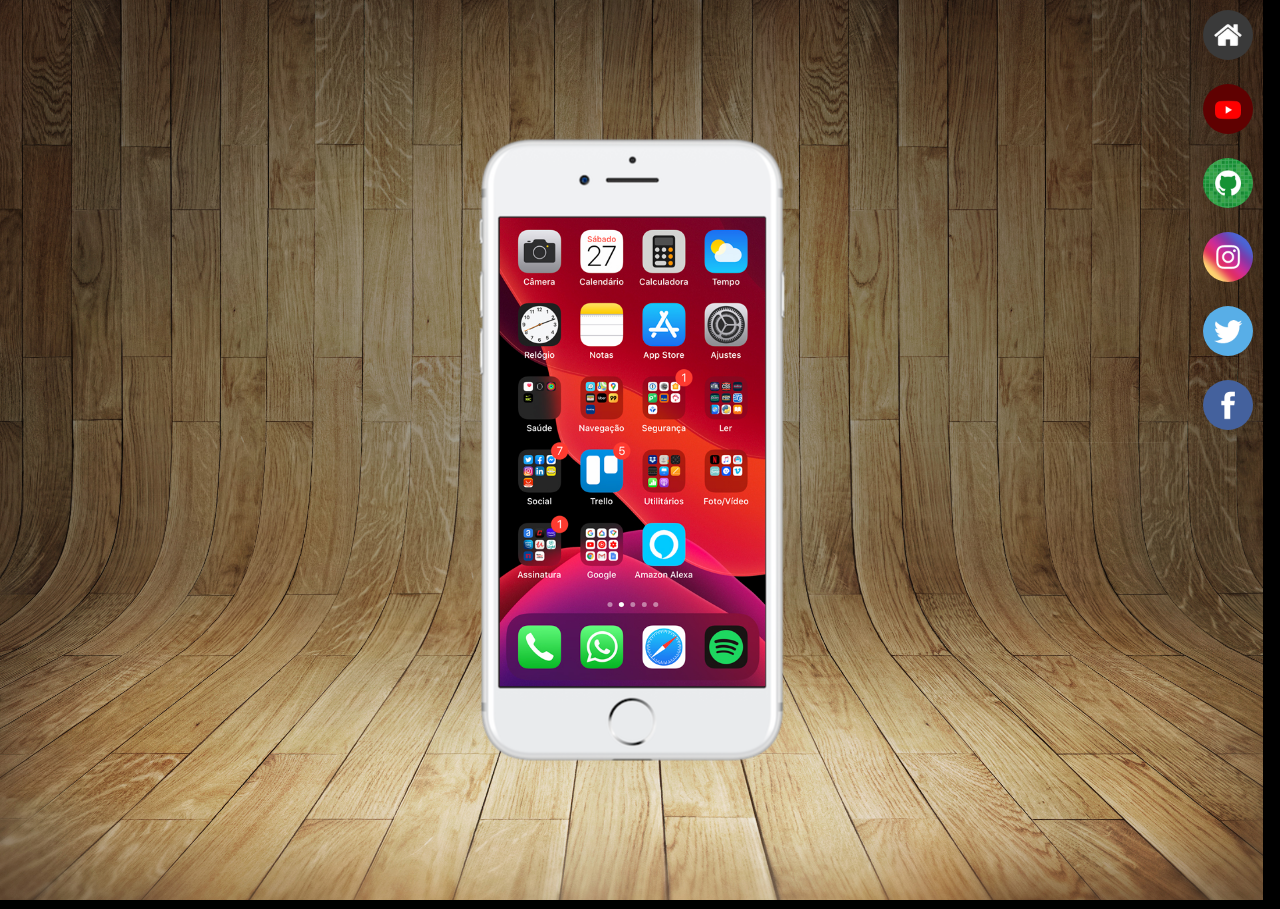
<file: index.html>
<!DOCTYPE html>
<html lang="pt-br">
<head>
    <meta charset="UTF-8">
    <meta http-equiv="X-UA-Compatible" content="IE=edge">
    <meta name="viewport" content="width=device-width, initial-scale=1.0">
    <link rel="stylesheet" href="style-css/style.css">
    <link rel="shortcut icon" href="favicon.ico" type="image/x-icon">
    <title>Rede Social</title>
</head>
<body>
    <main>
        <section id="tel">
            <iframe src="home.html" name="tela" id="tela" frameborder="0"></iframe>
        </section>
        <section id="redes">
            <a href="index.html"><img src="imagens/logo-home.jpg" alt="Home"></a><br>
            <a target="tela" href="youtube.html"><img src="imagens/logo-youtube.jpg" alt="Youtube"></a><br>
            <a target="tela" href="github.html"><img src="imagens/logo-github.jpg" alt="GitHub"></a><br>
            <a target="tela" href="instagram.html"><img src="imagens/logo-instagram.jpg" alt="Instagram"></a><br>
            <a target="tela" href="twitter.html"><img src="imagens/logo-twitter.jpg" alt="Twitter"></a><br>
            <a target="tela" href="facebook.html"><img src="imagens/logo-facebook.jpg" alt="FaceBook"></a>
        </section>
    </main>
</body>
</html>
</file>
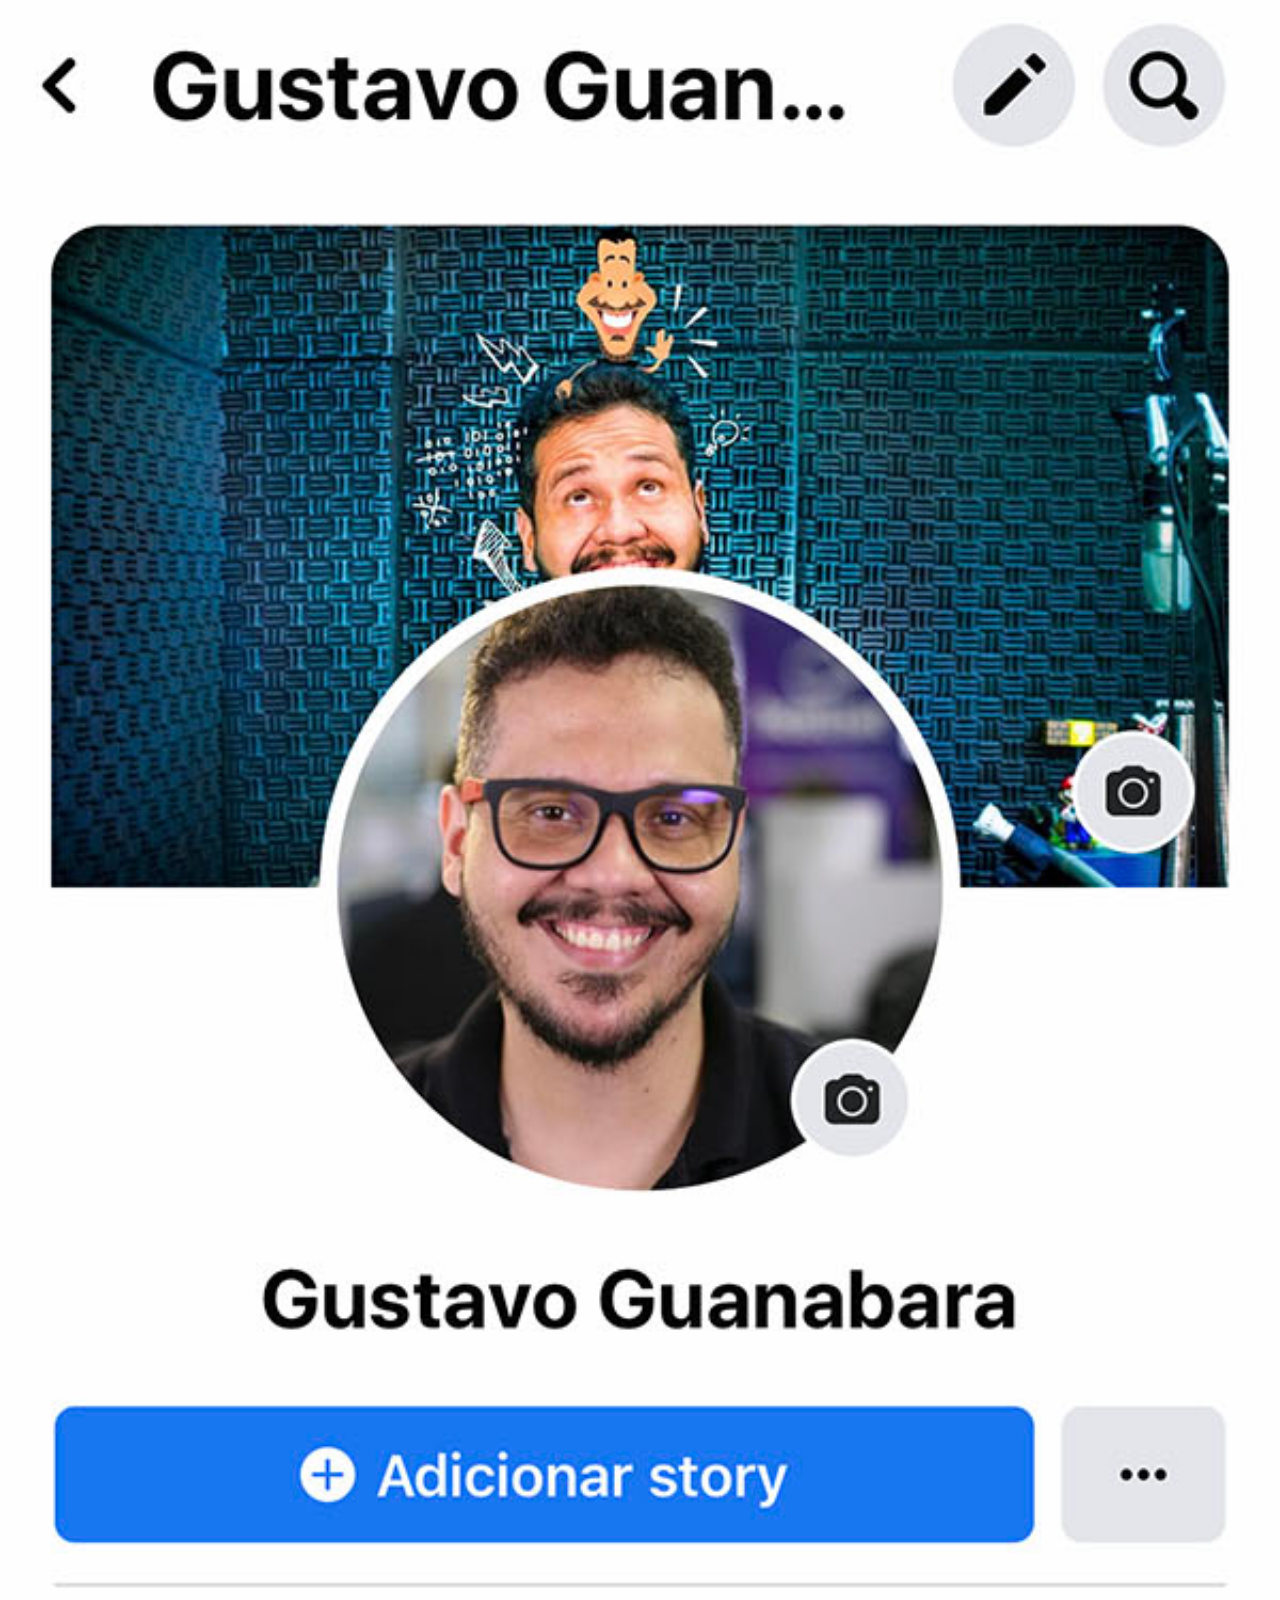
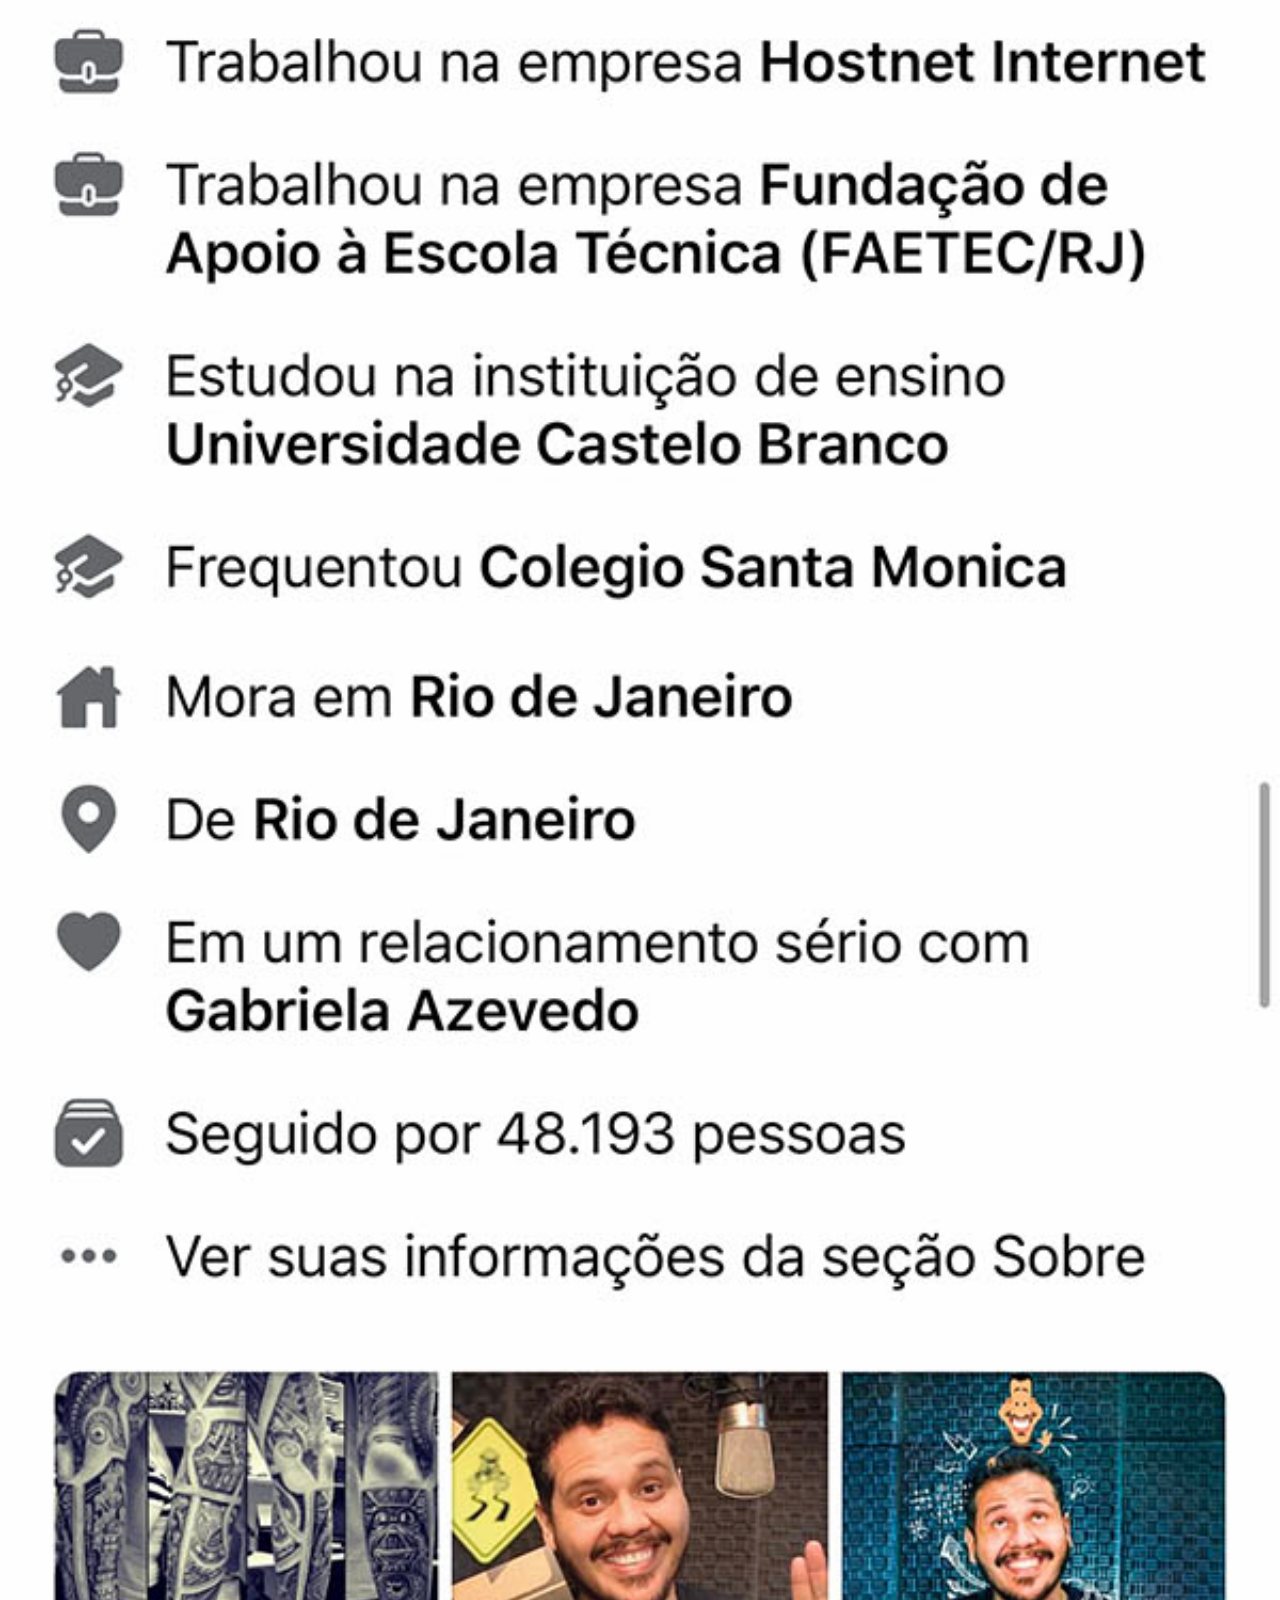
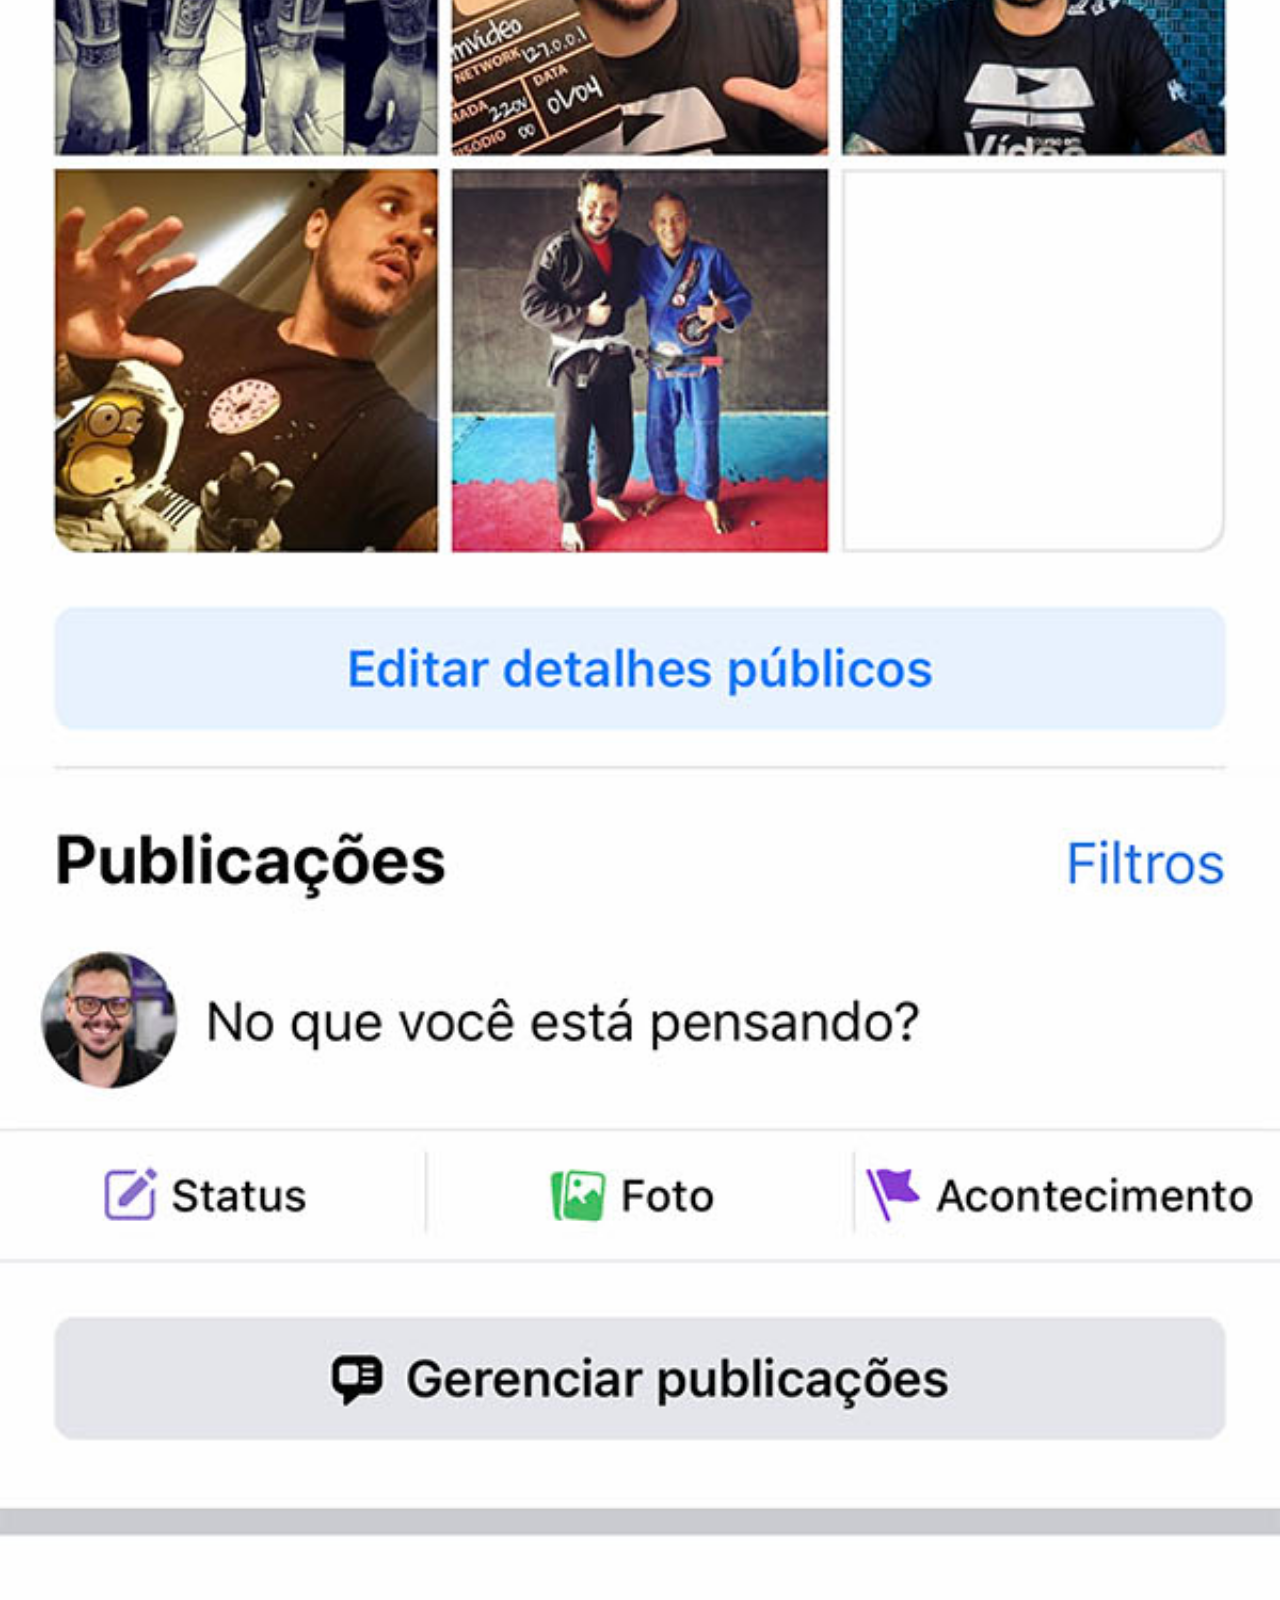
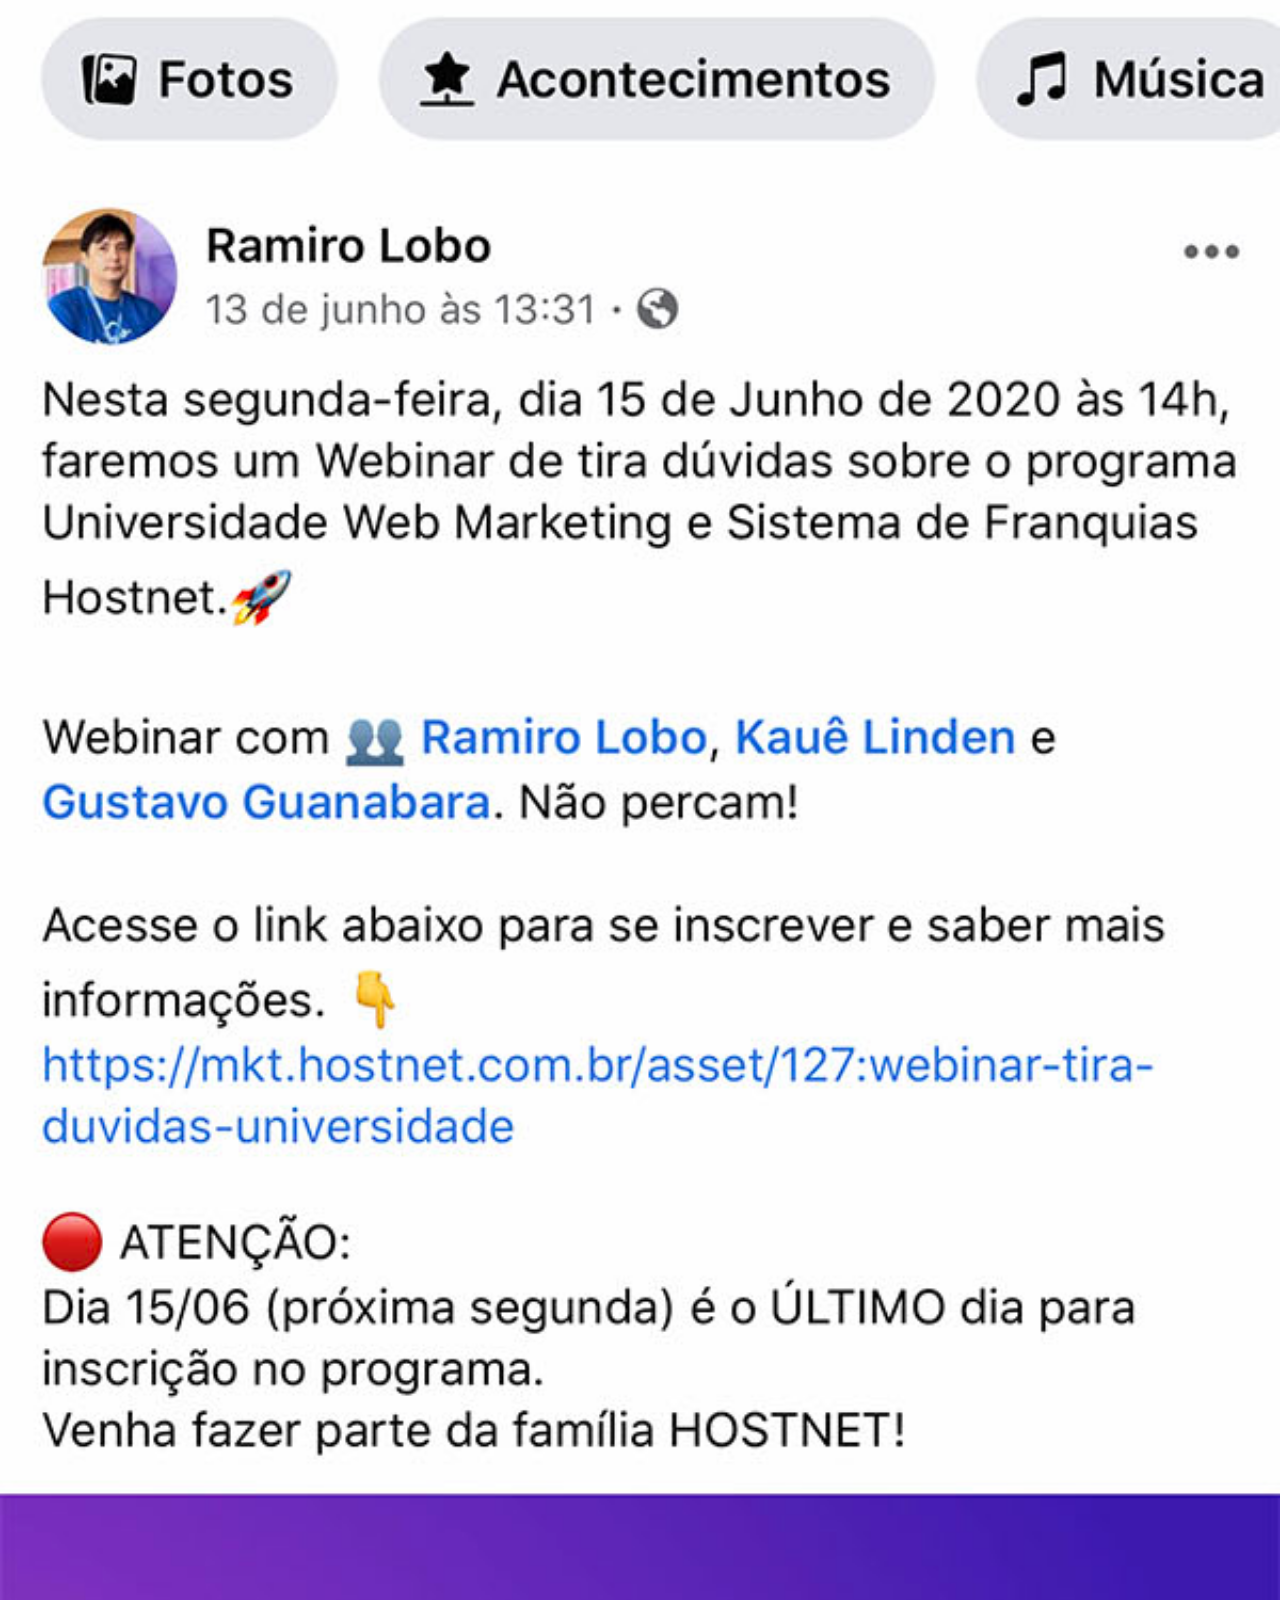
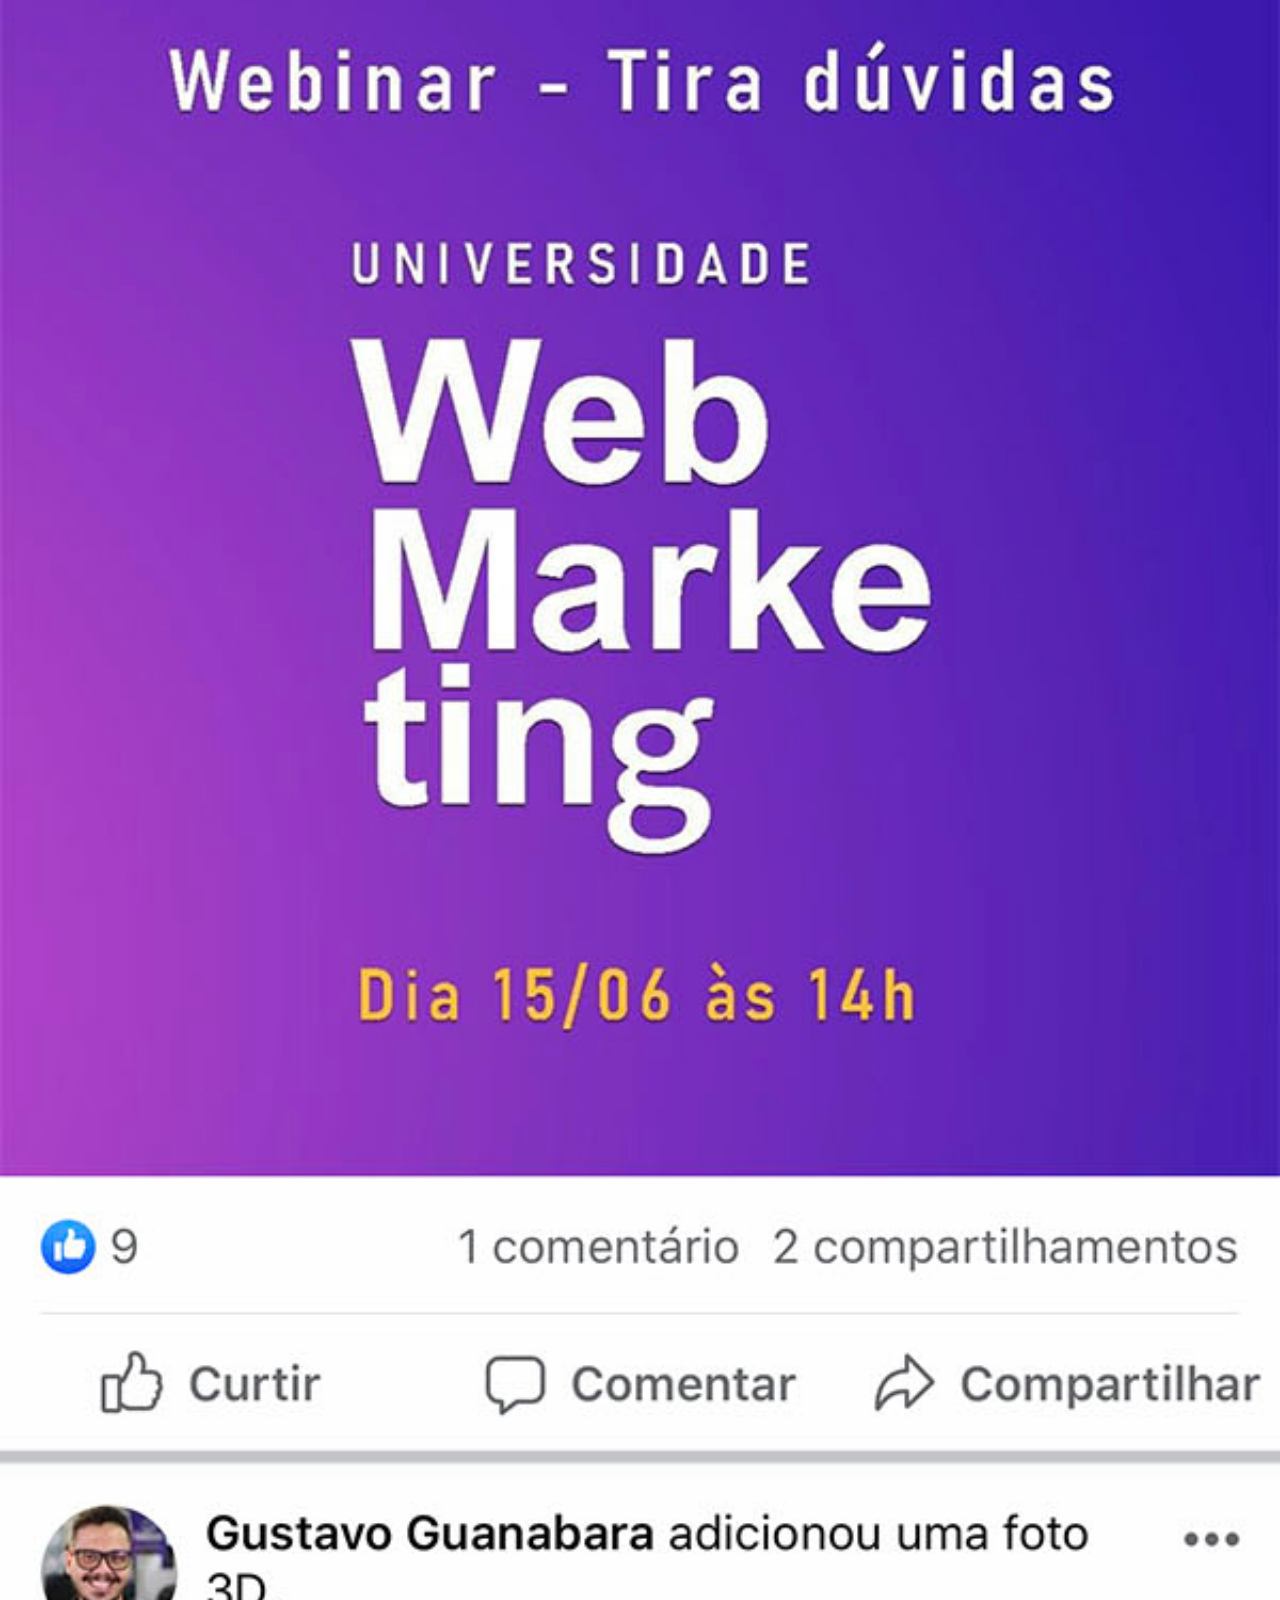
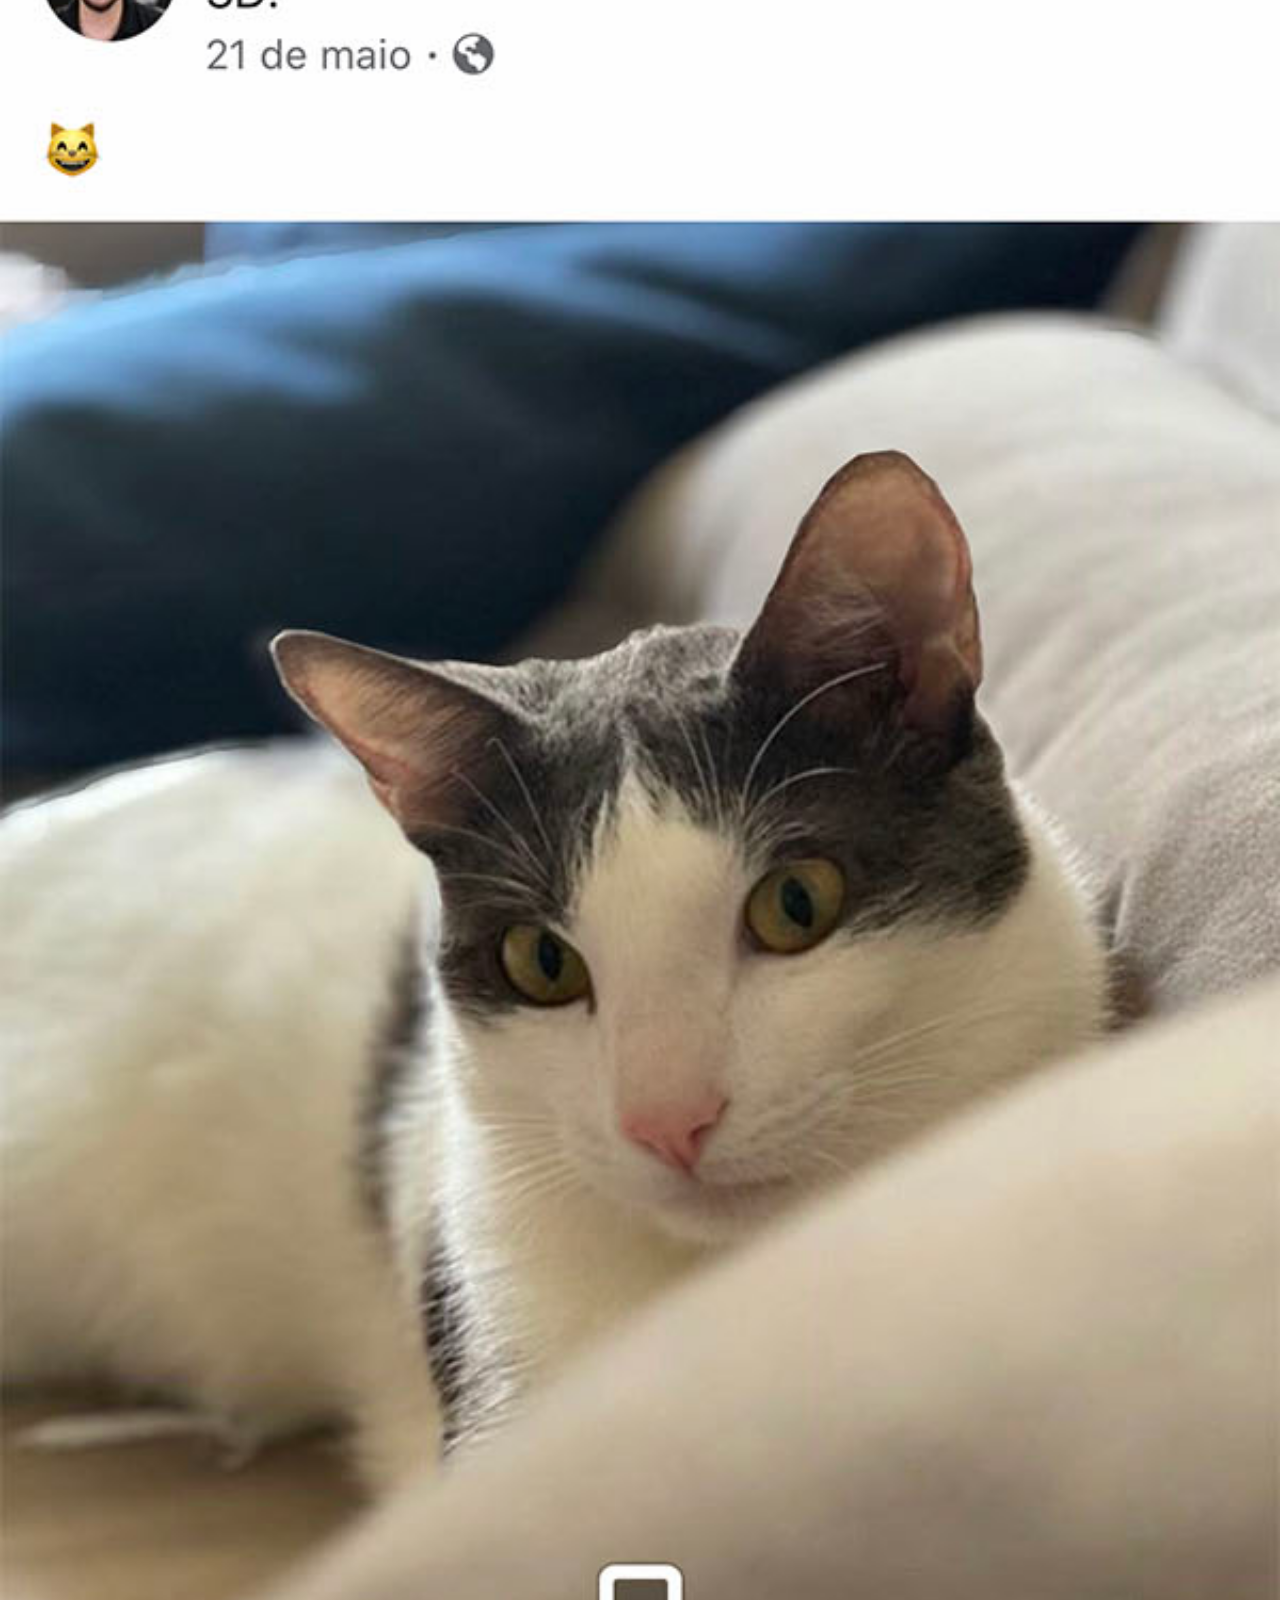
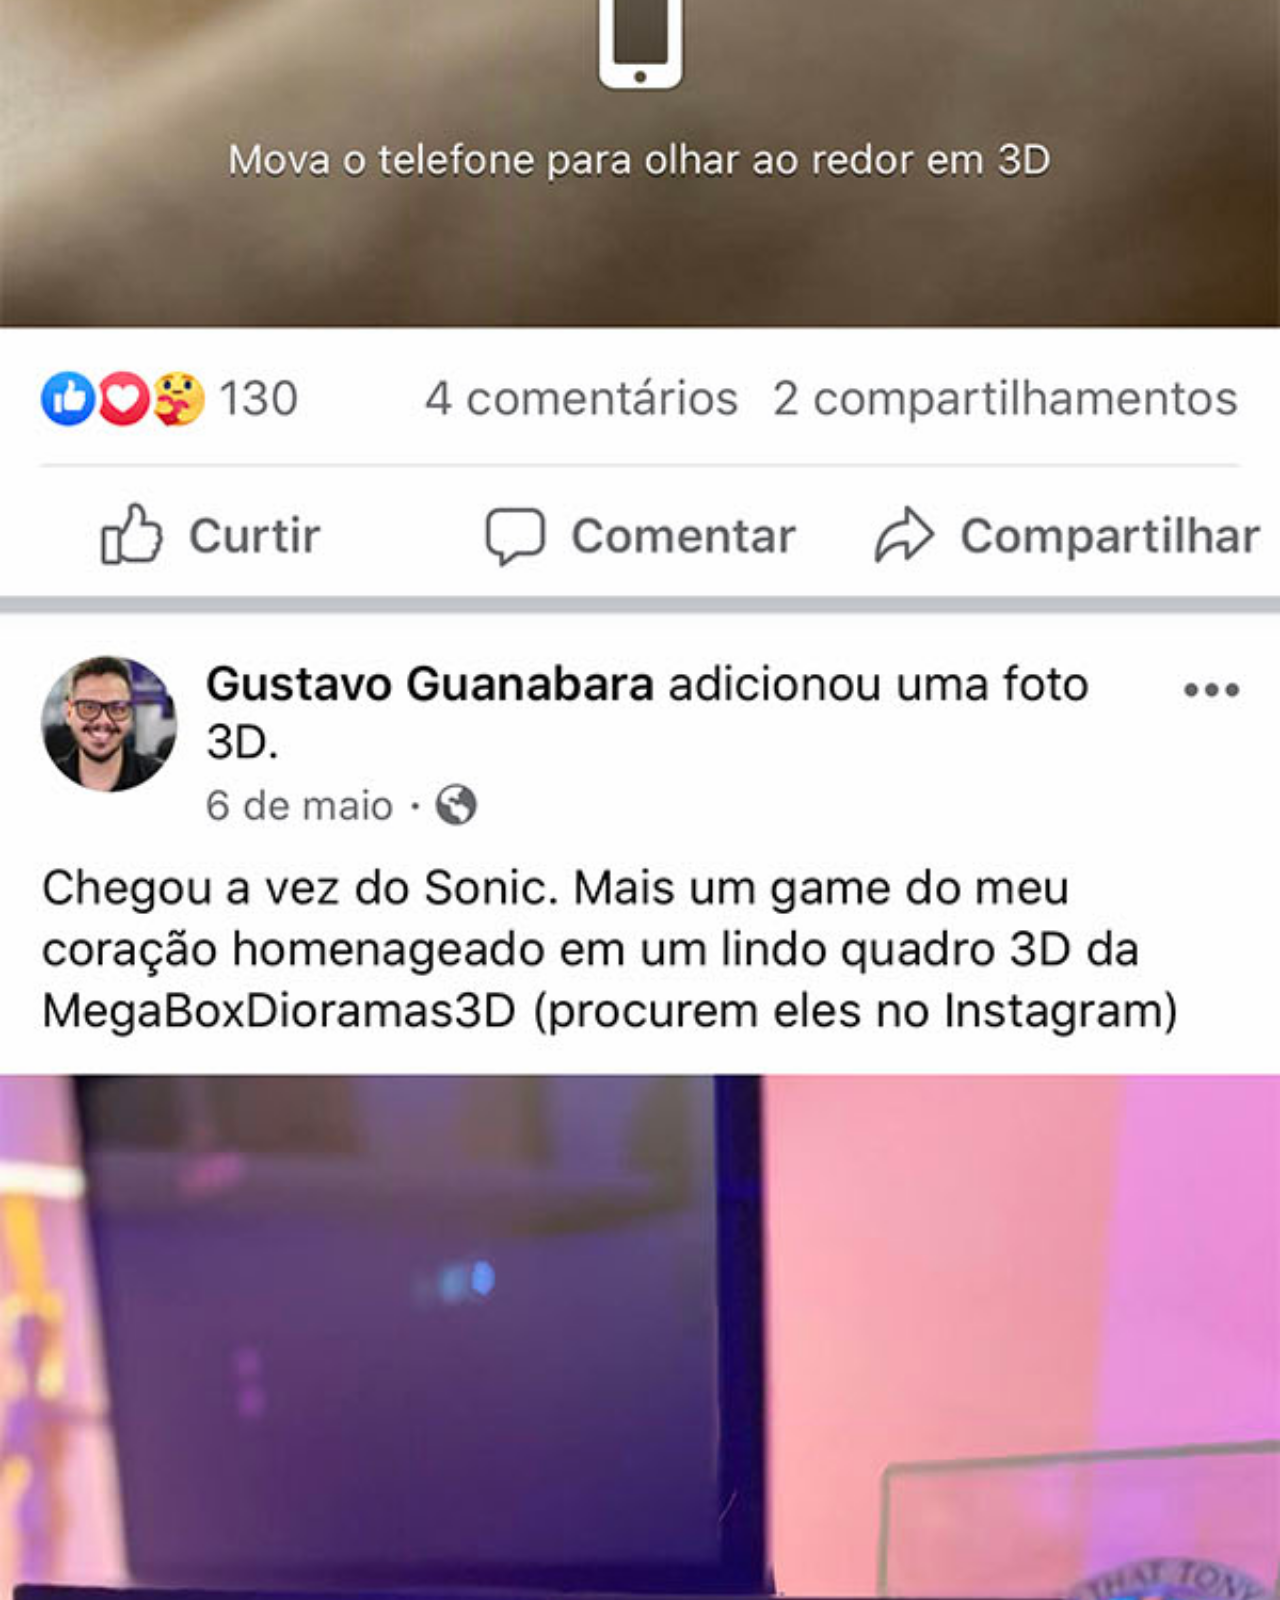
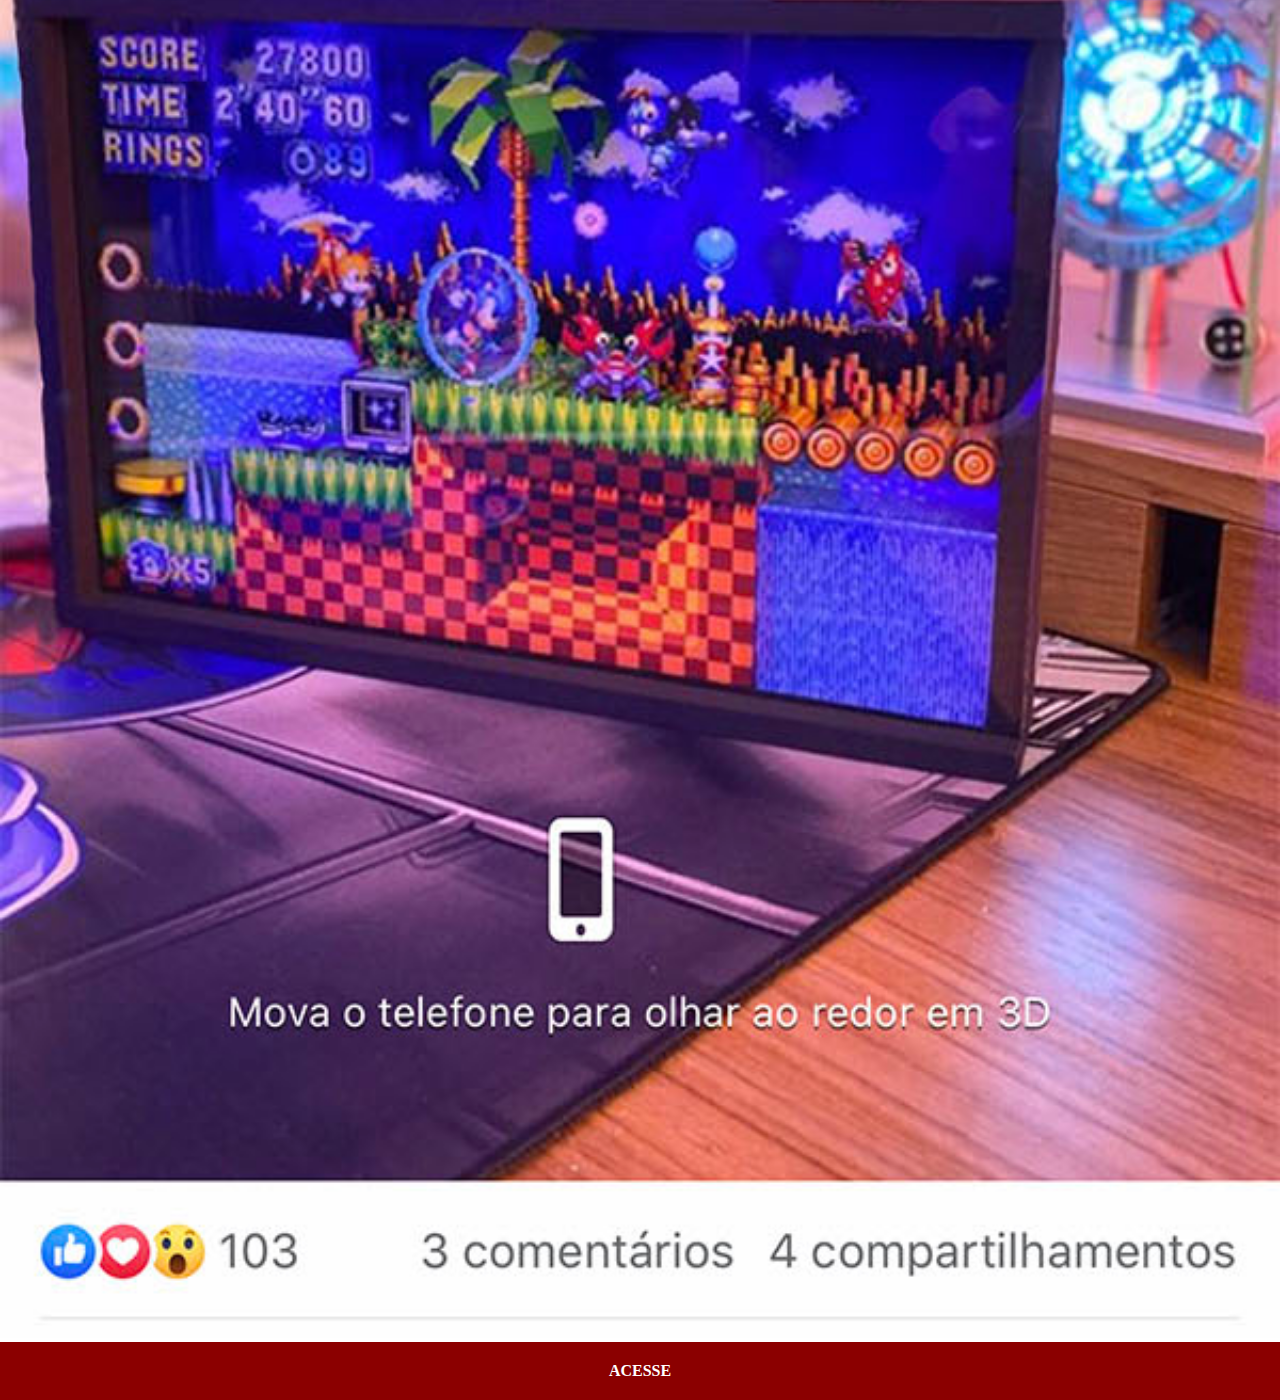
<file: facebook.html>
<!DOCTYPE html>
<html lang="pt-br">
<head>
    <meta charset="UTF-8">
    <meta http-equiv="X-UA-Compatible" content="IE=edge">
    <meta name="viewport" content="width=device-width, initial-scale=1.0">
    <link rel="stylesheet" href="style-css/social.css">
    <title>FaceBook</title>
</head>
<body>
    <img src="imagens/tela-facebook.jpg" alt="FaceBook">
    <a target="_blank" href="https://pt-br.facebook.com/">ACESSE</a>
</body>
</html>
</file>
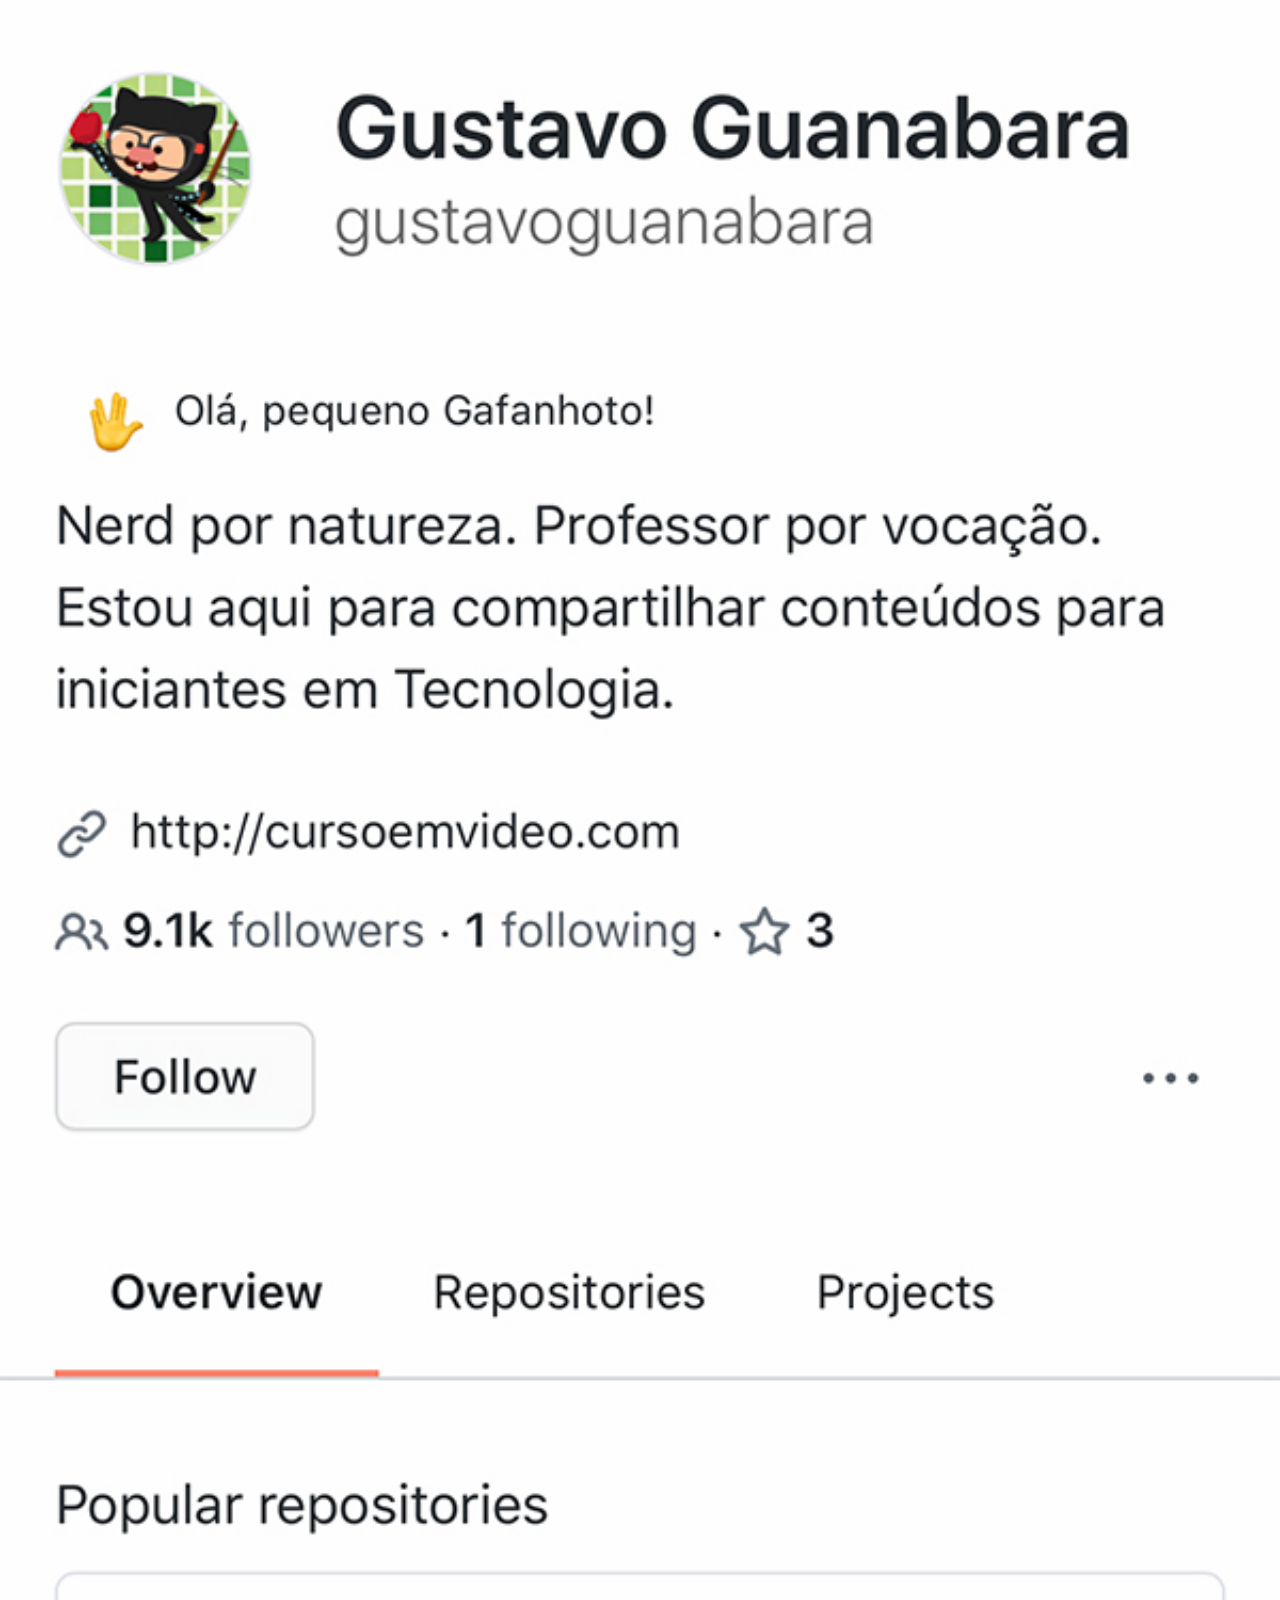
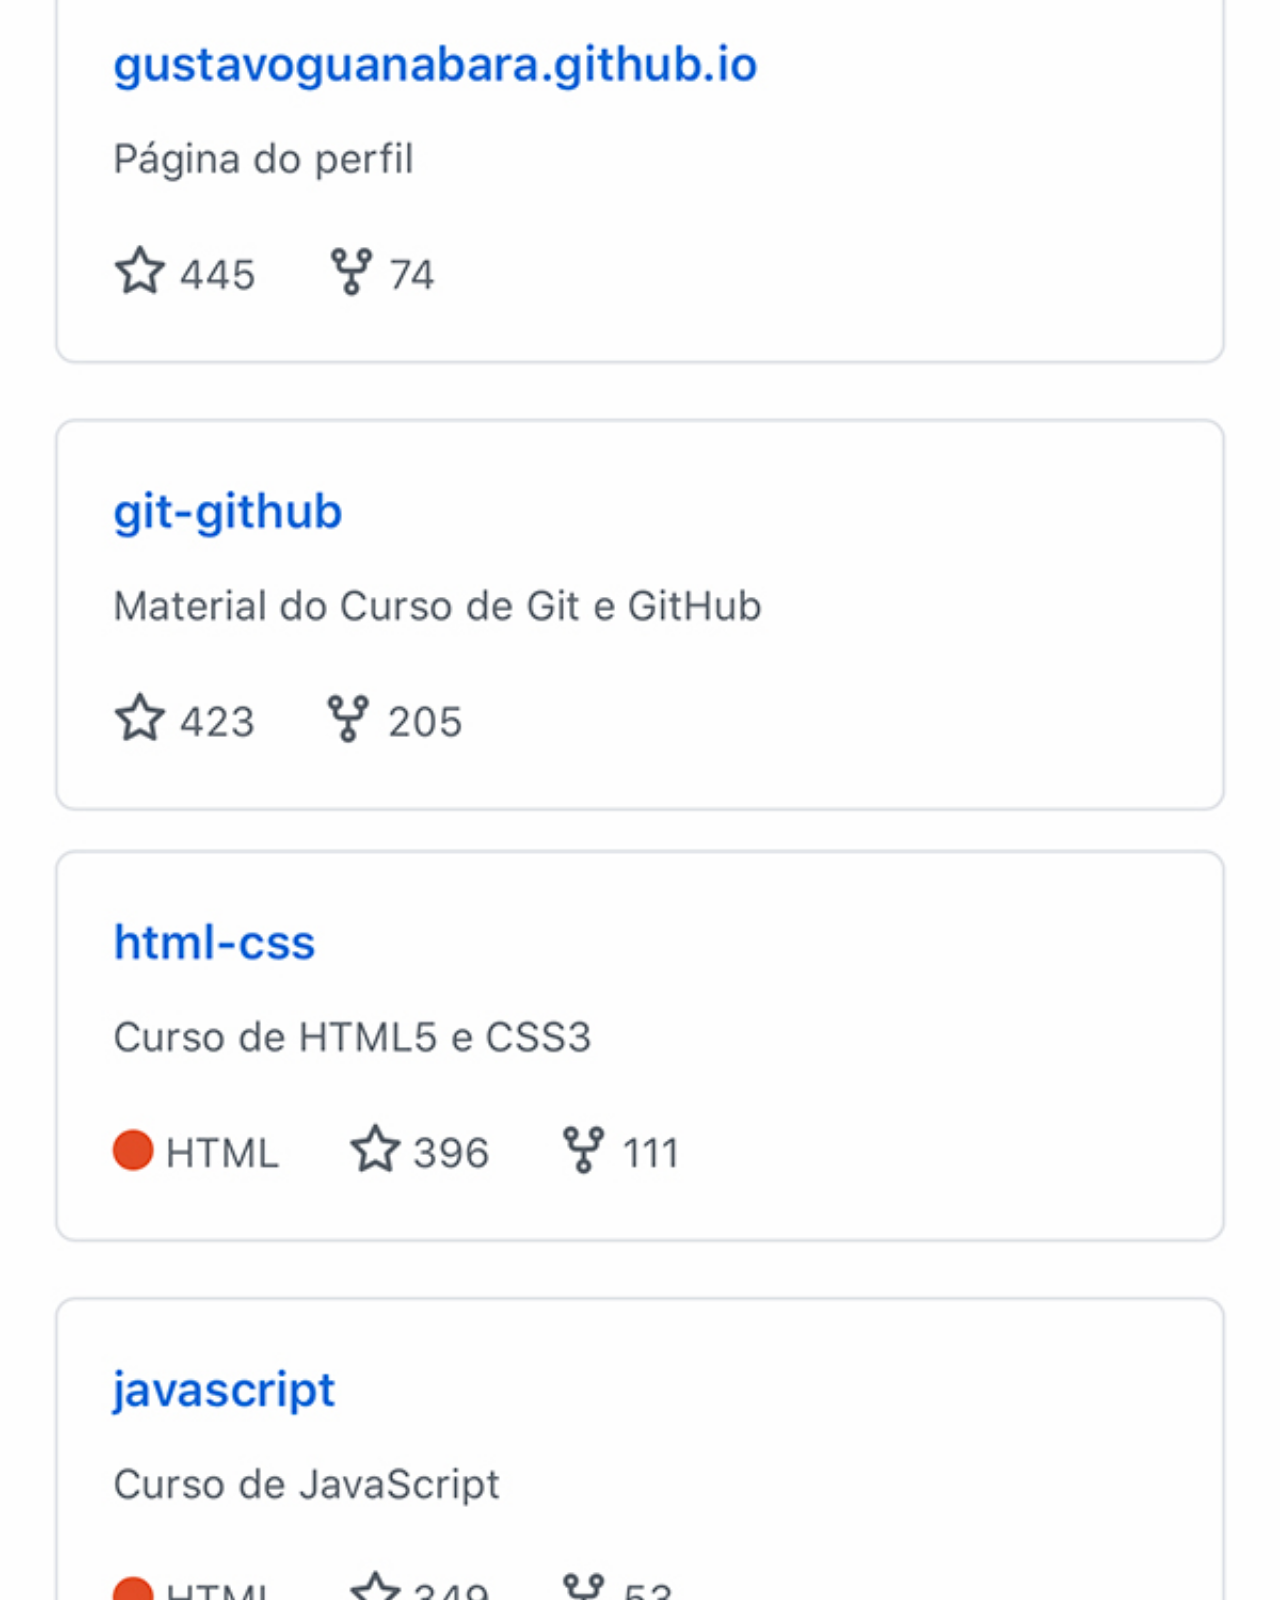
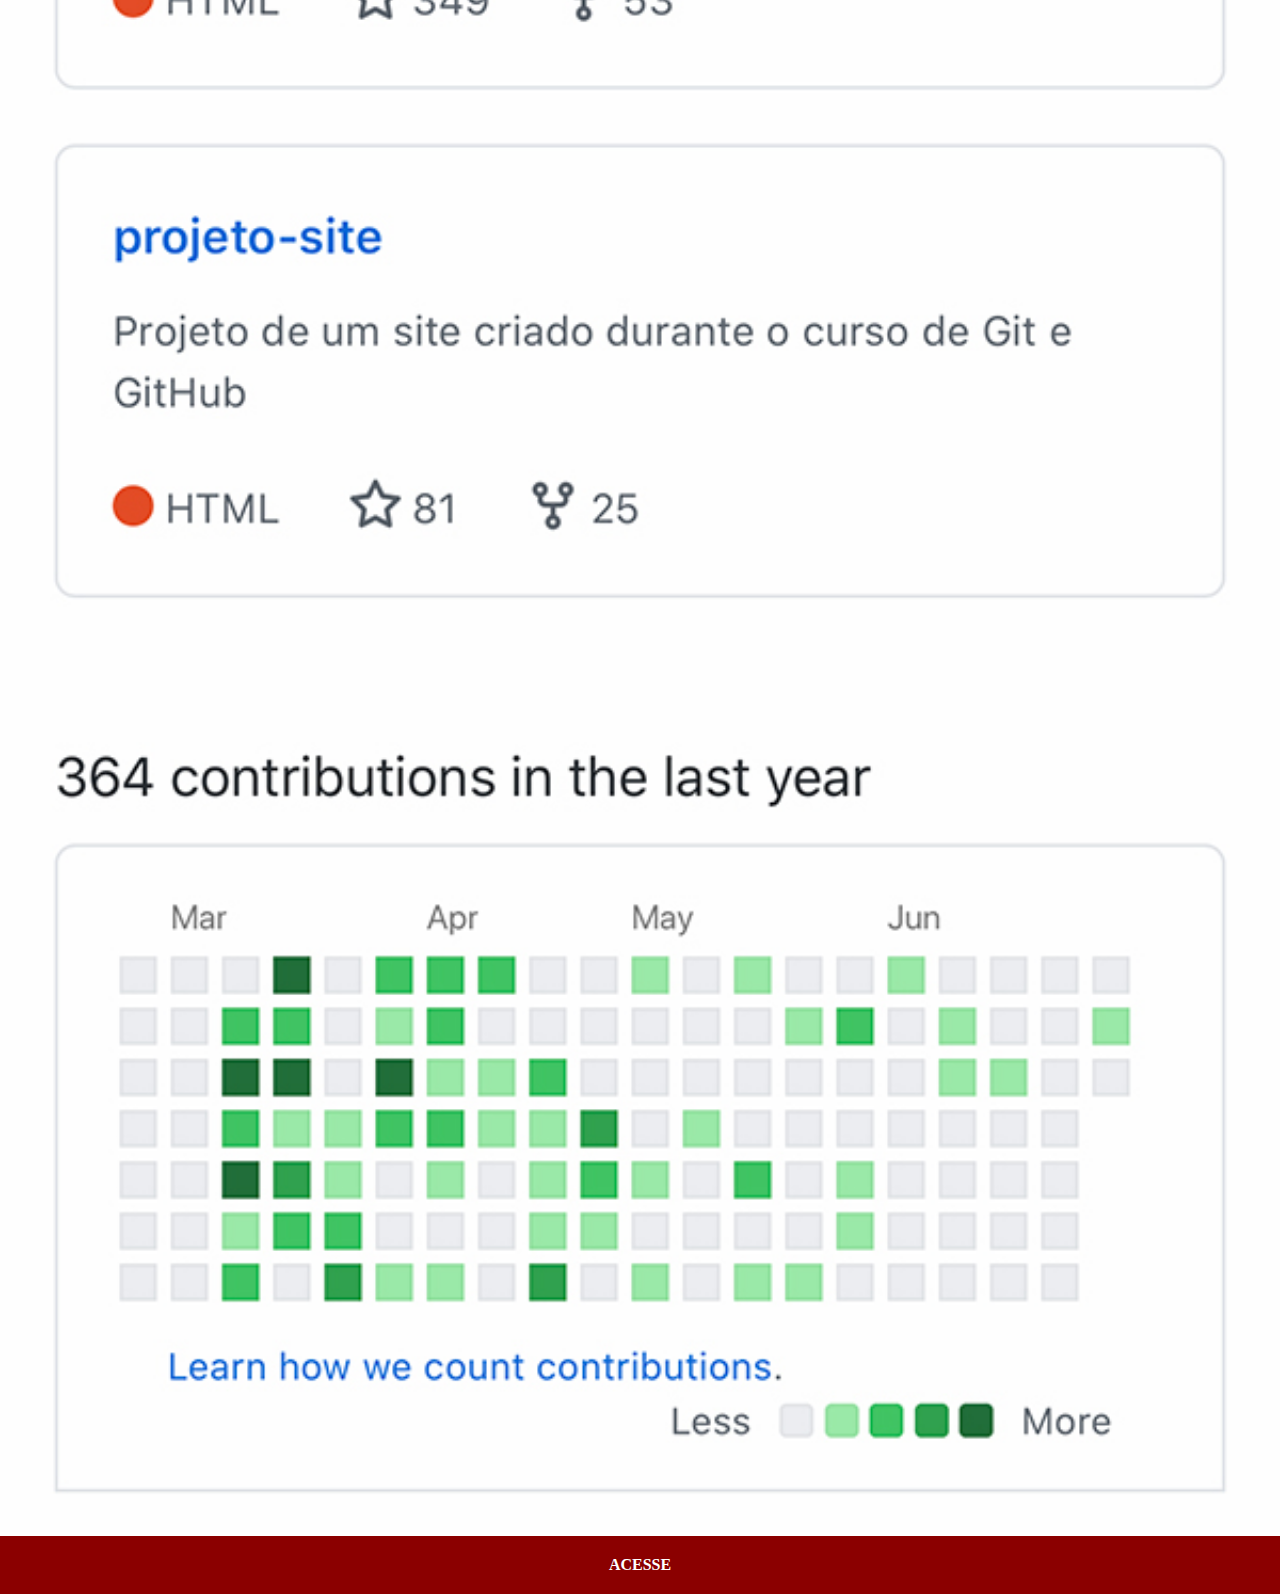
<file: github.html>
<!DOCTYPE html>
<html lang="pt-br">
<head>
    <meta charset="UTF-8">
    <meta http-equiv="X-UA-Compatible" content="IE=edge">
    <meta name="viewport" content="width=device-width, initial-scale=1.0">
    <link rel="stylesheet" href="style-css/social.css">
    <title>GitHub</title>
</head>
<body>
    <img src="imagens/tela-github.jpg" alt="GitHub">
    <a target="_blank" href="https://github.com/gustavoguanabara">ACESSE</a>
</body>
</html>
</file>
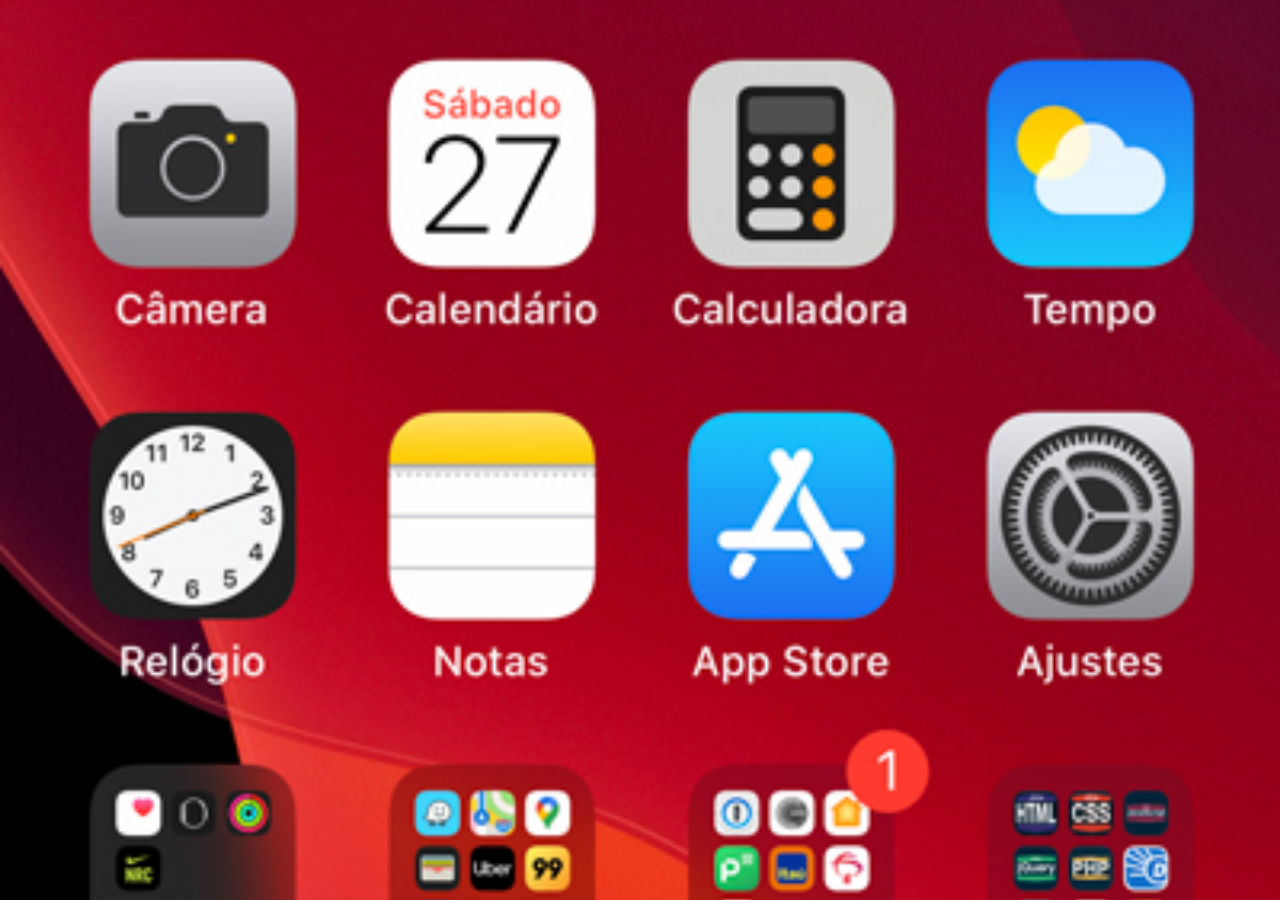
<file: home.html>
<!DOCTYPE html>
<html lang="pt-br">
<head>
    <meta charset="UTF-8">
    <meta http-equiv="X-UA-Compatible" content="IE=edge">
    <meta name="viewport" content="width=device-width, initial-scale=1.0">
    <title>Tela Inicial</title>
    <style>
        *{
            margin: 0px;
            padding: 0px;
        }

        body{
            width: 100vw;
            height: 100vh;
            background: url(imagens/tela-home.jpg) no-repeat top center;
            background-size: cover;
        }
    </style>
</head>
<body>
    
</body>
</html>
</file>
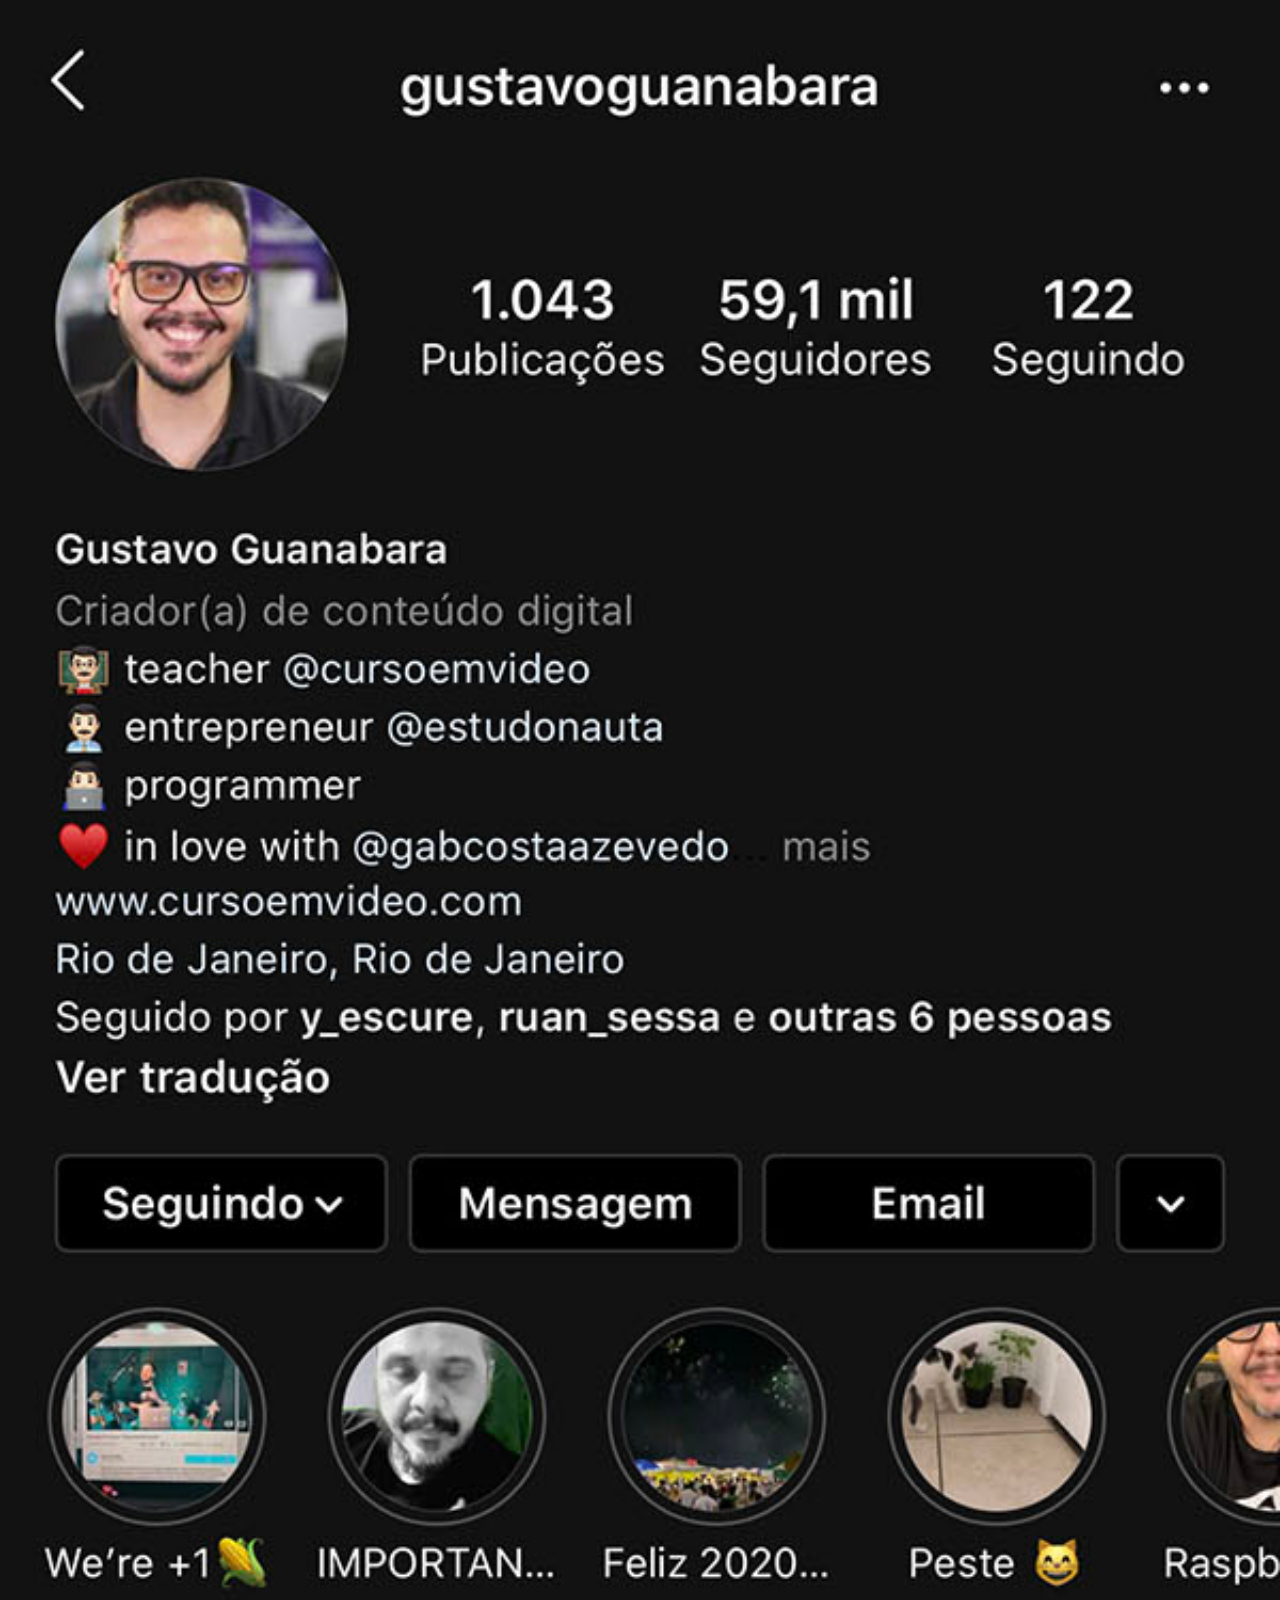
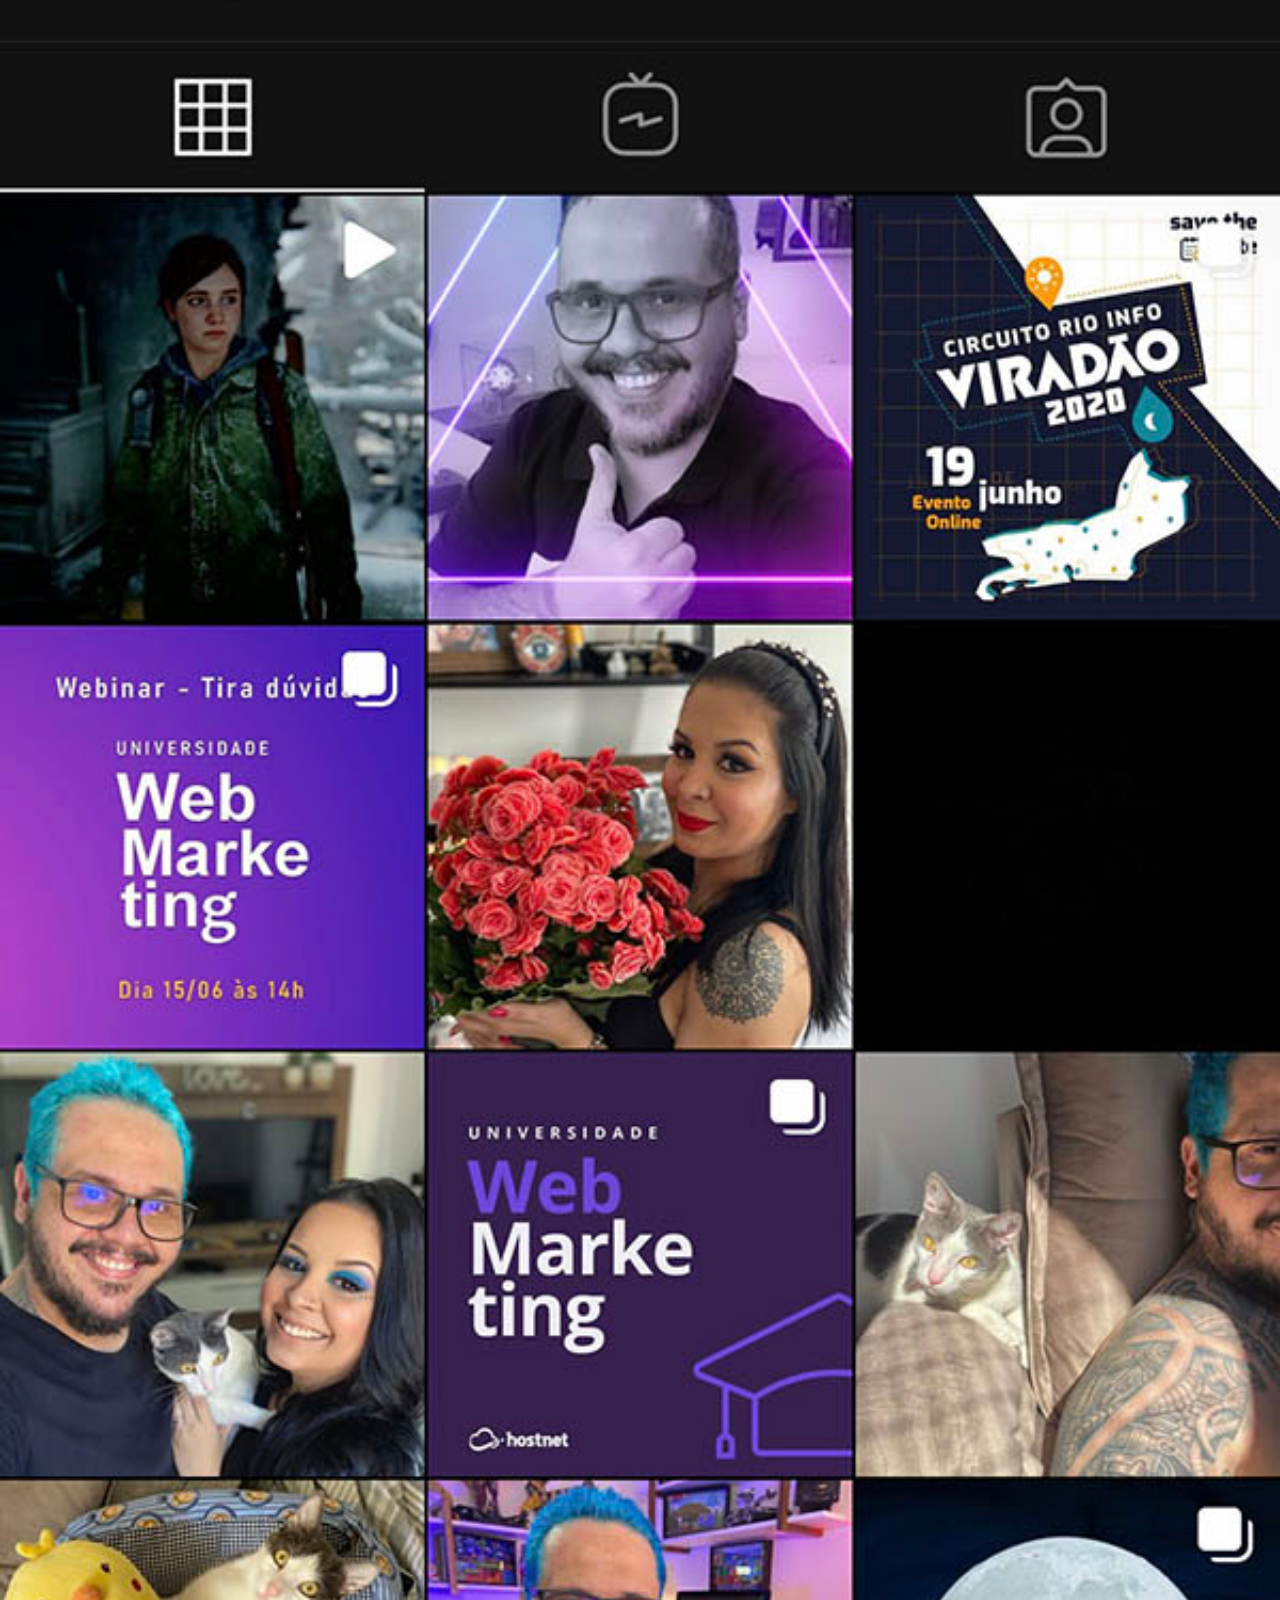
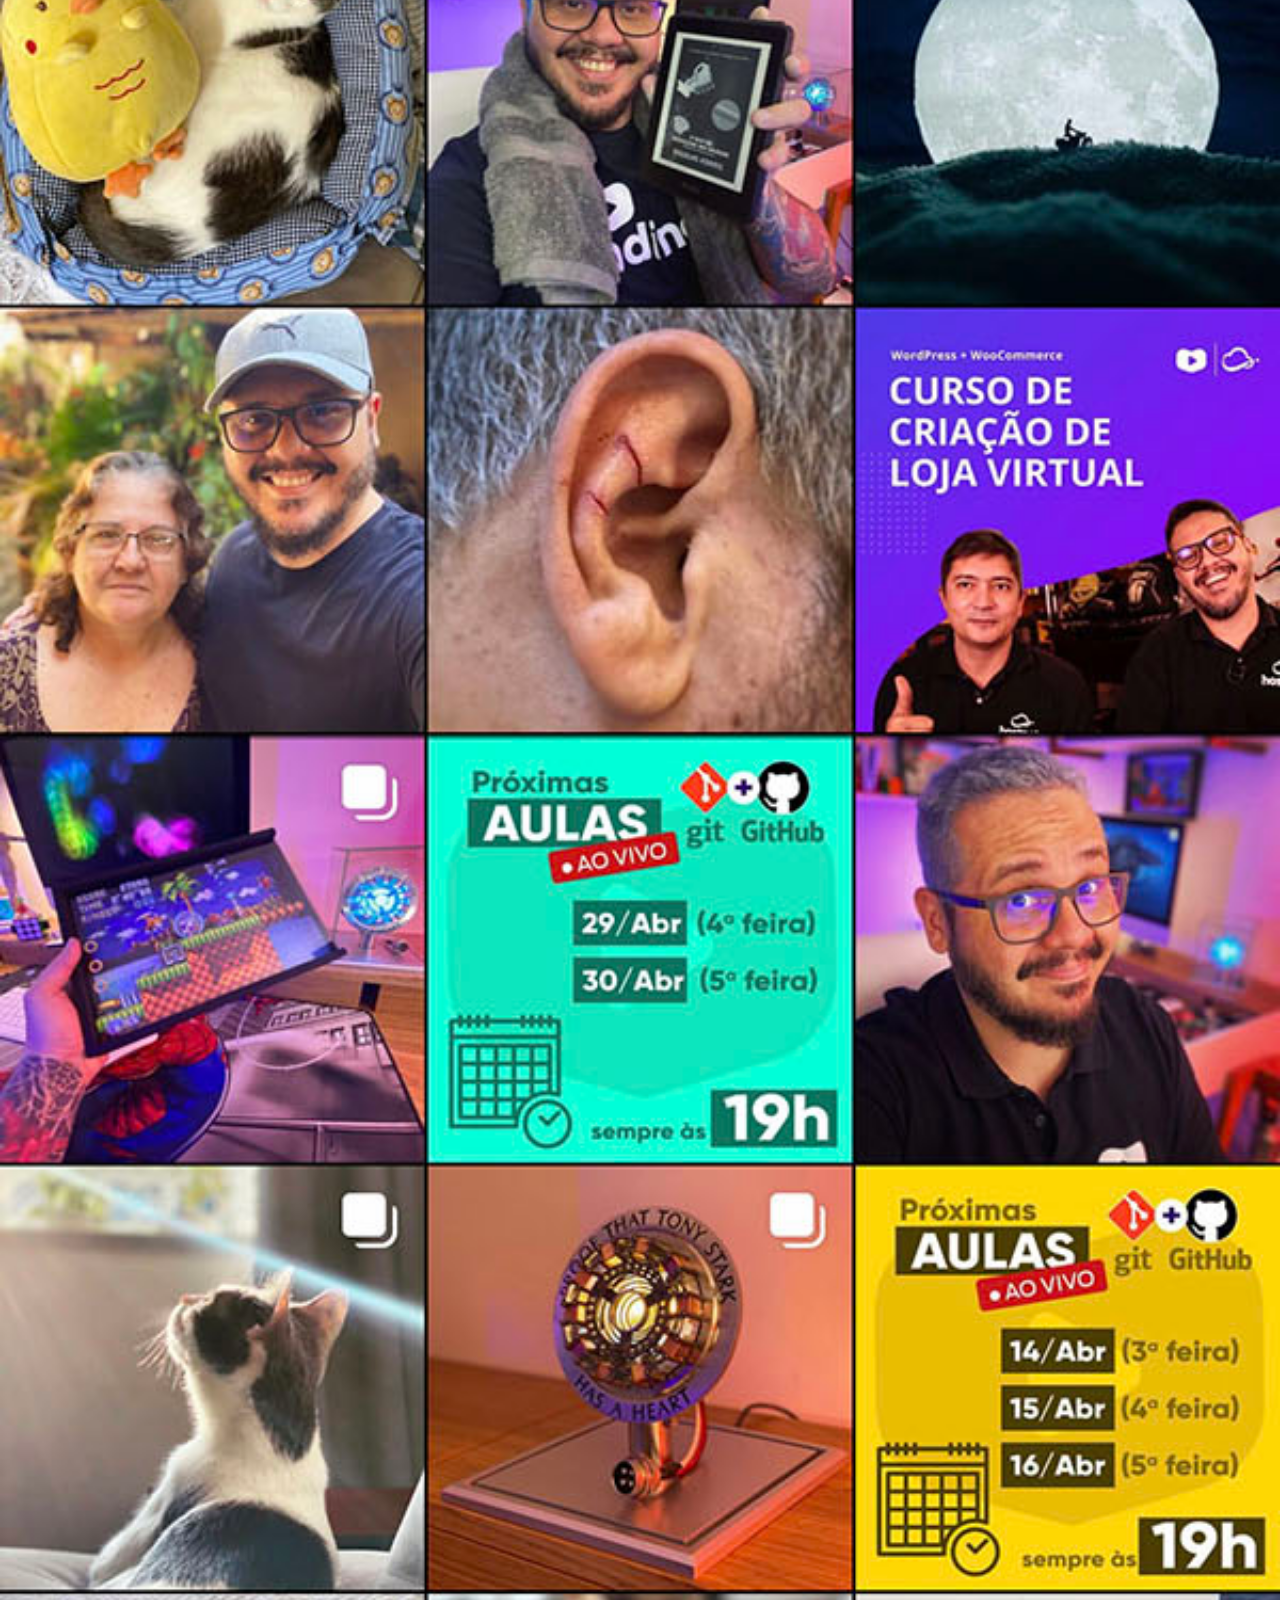
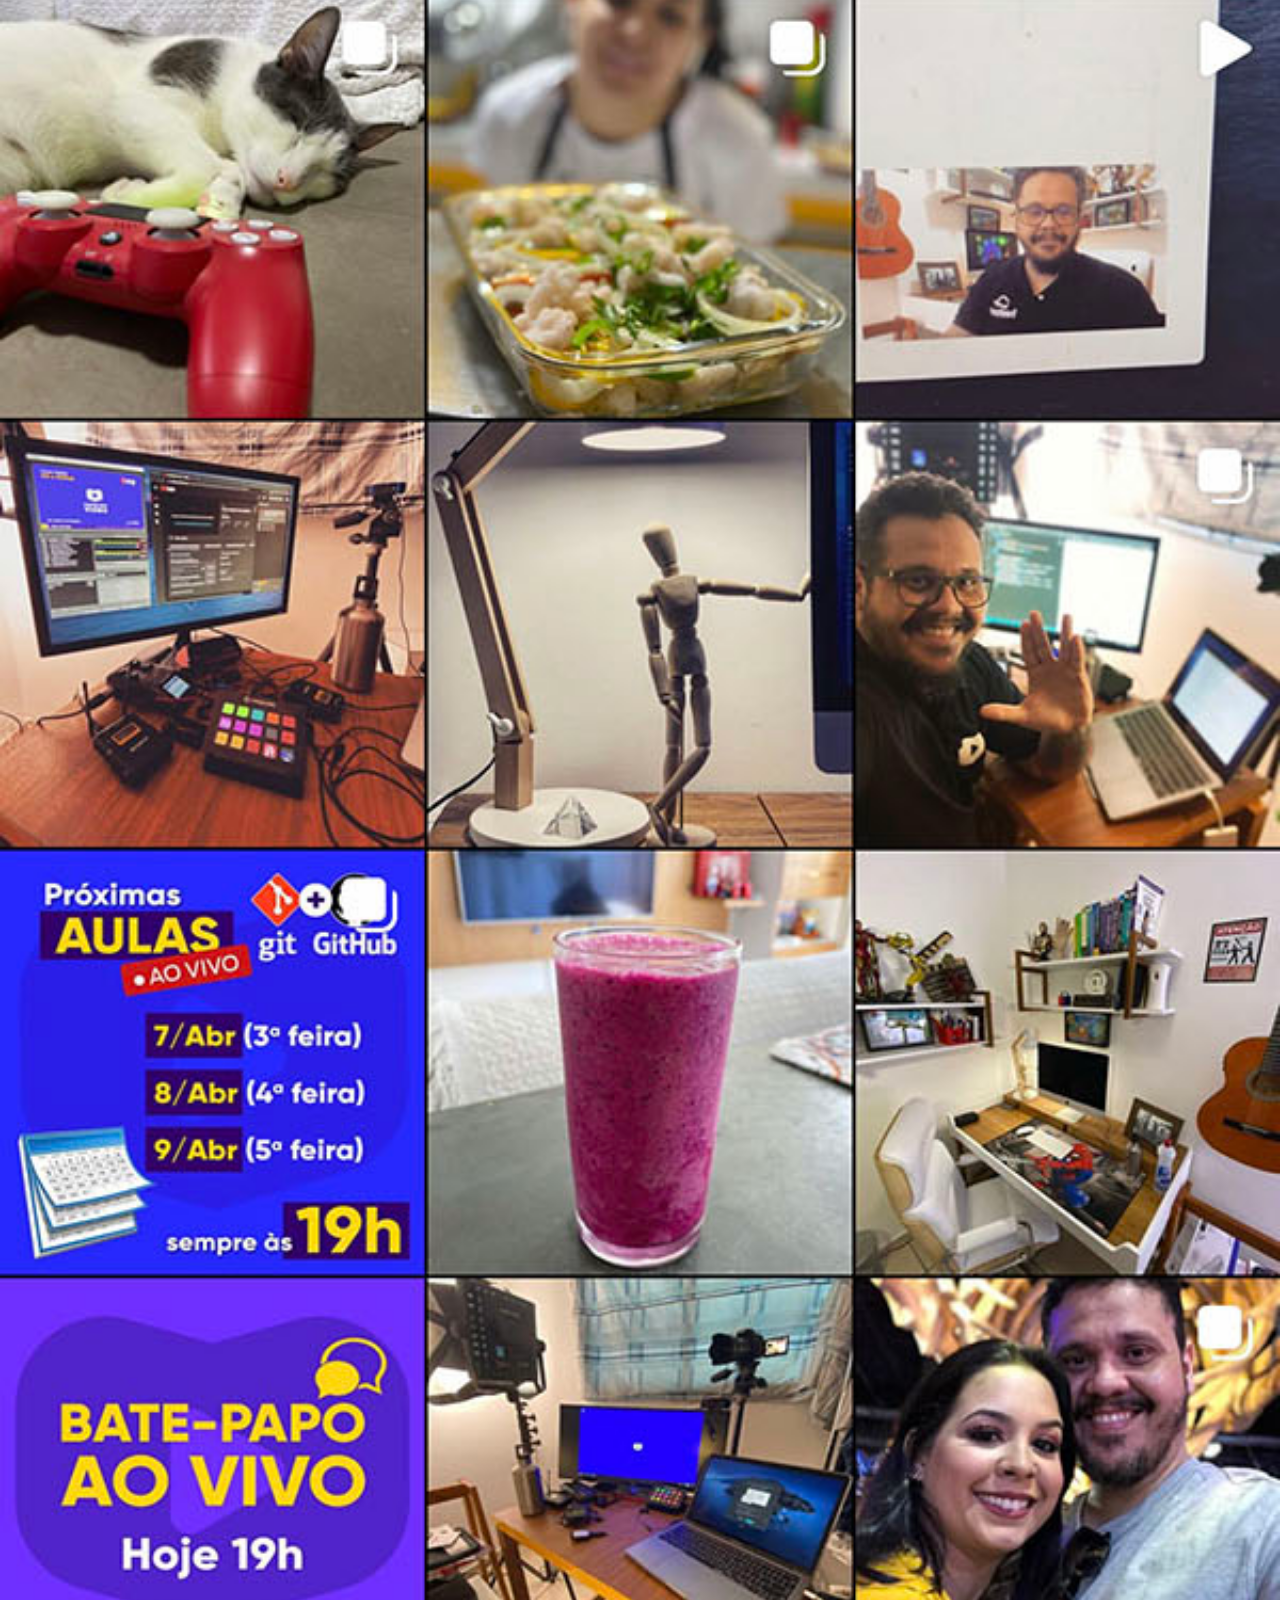
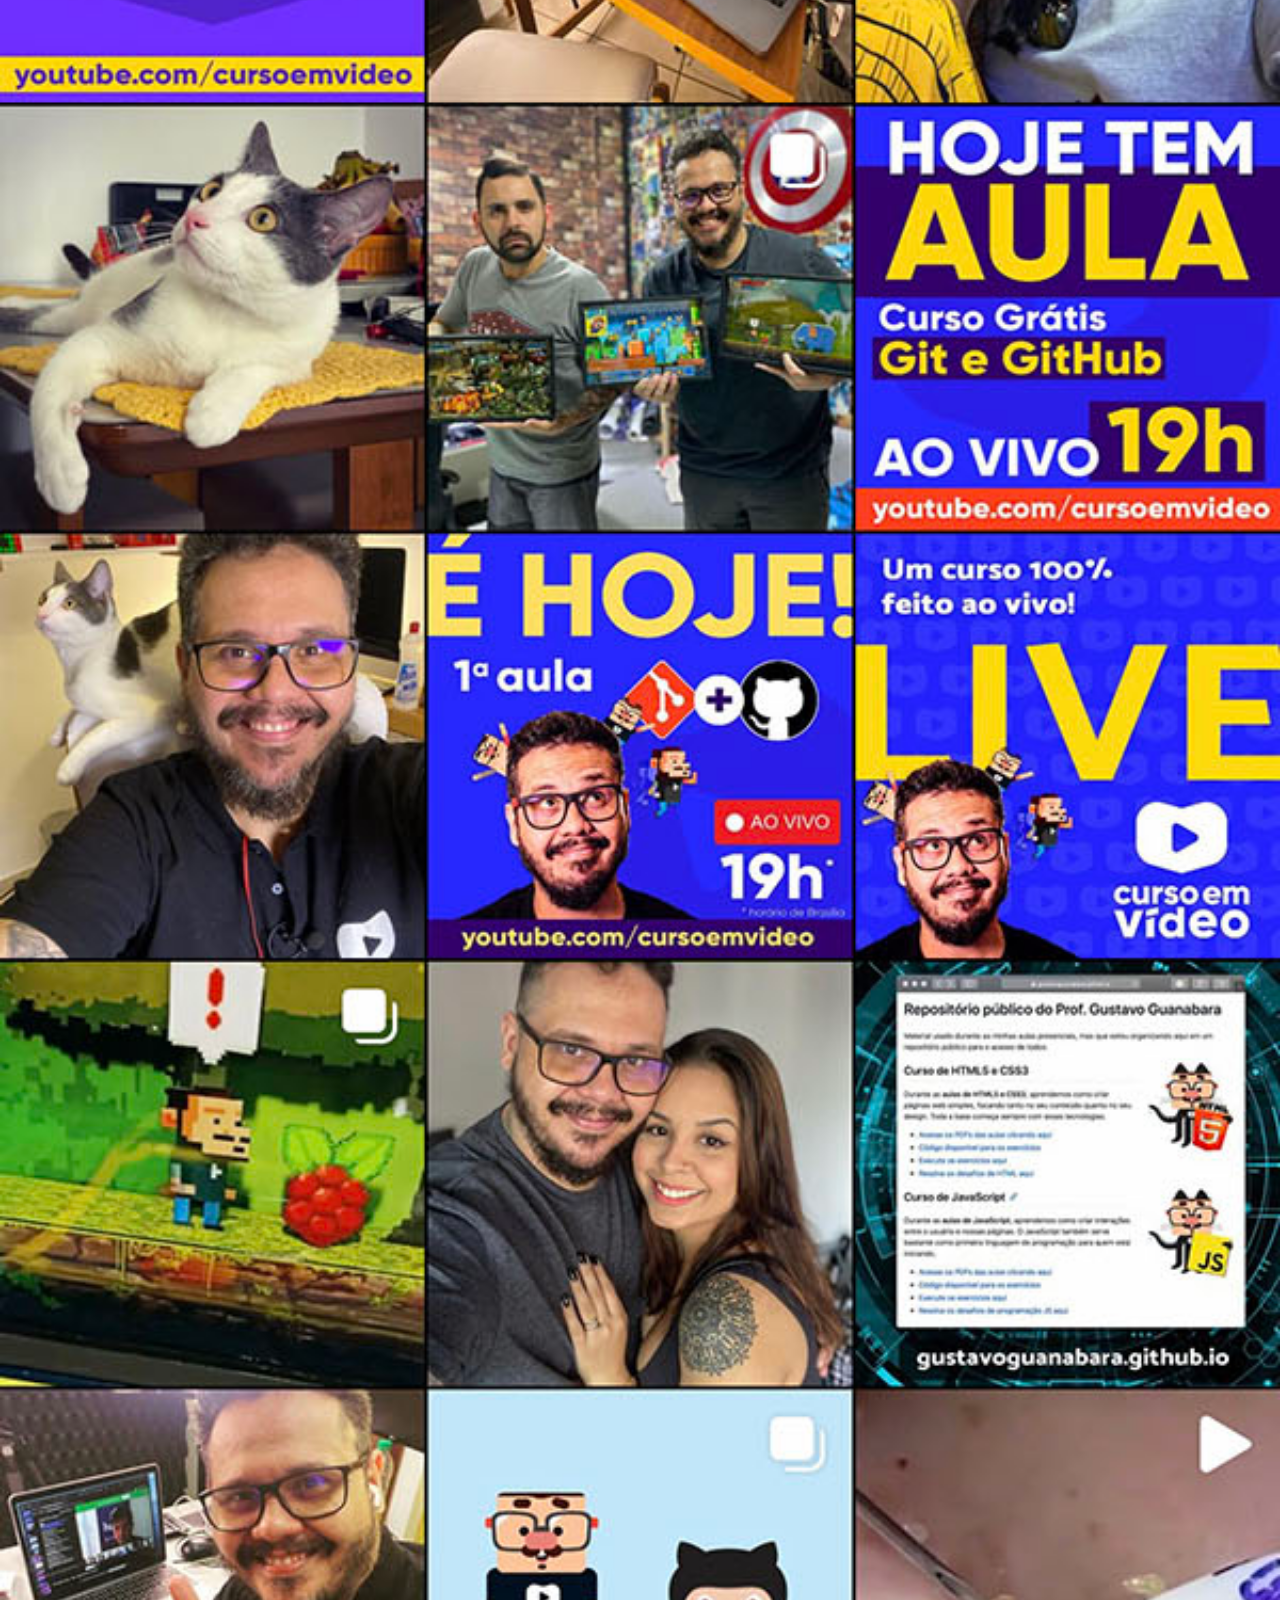
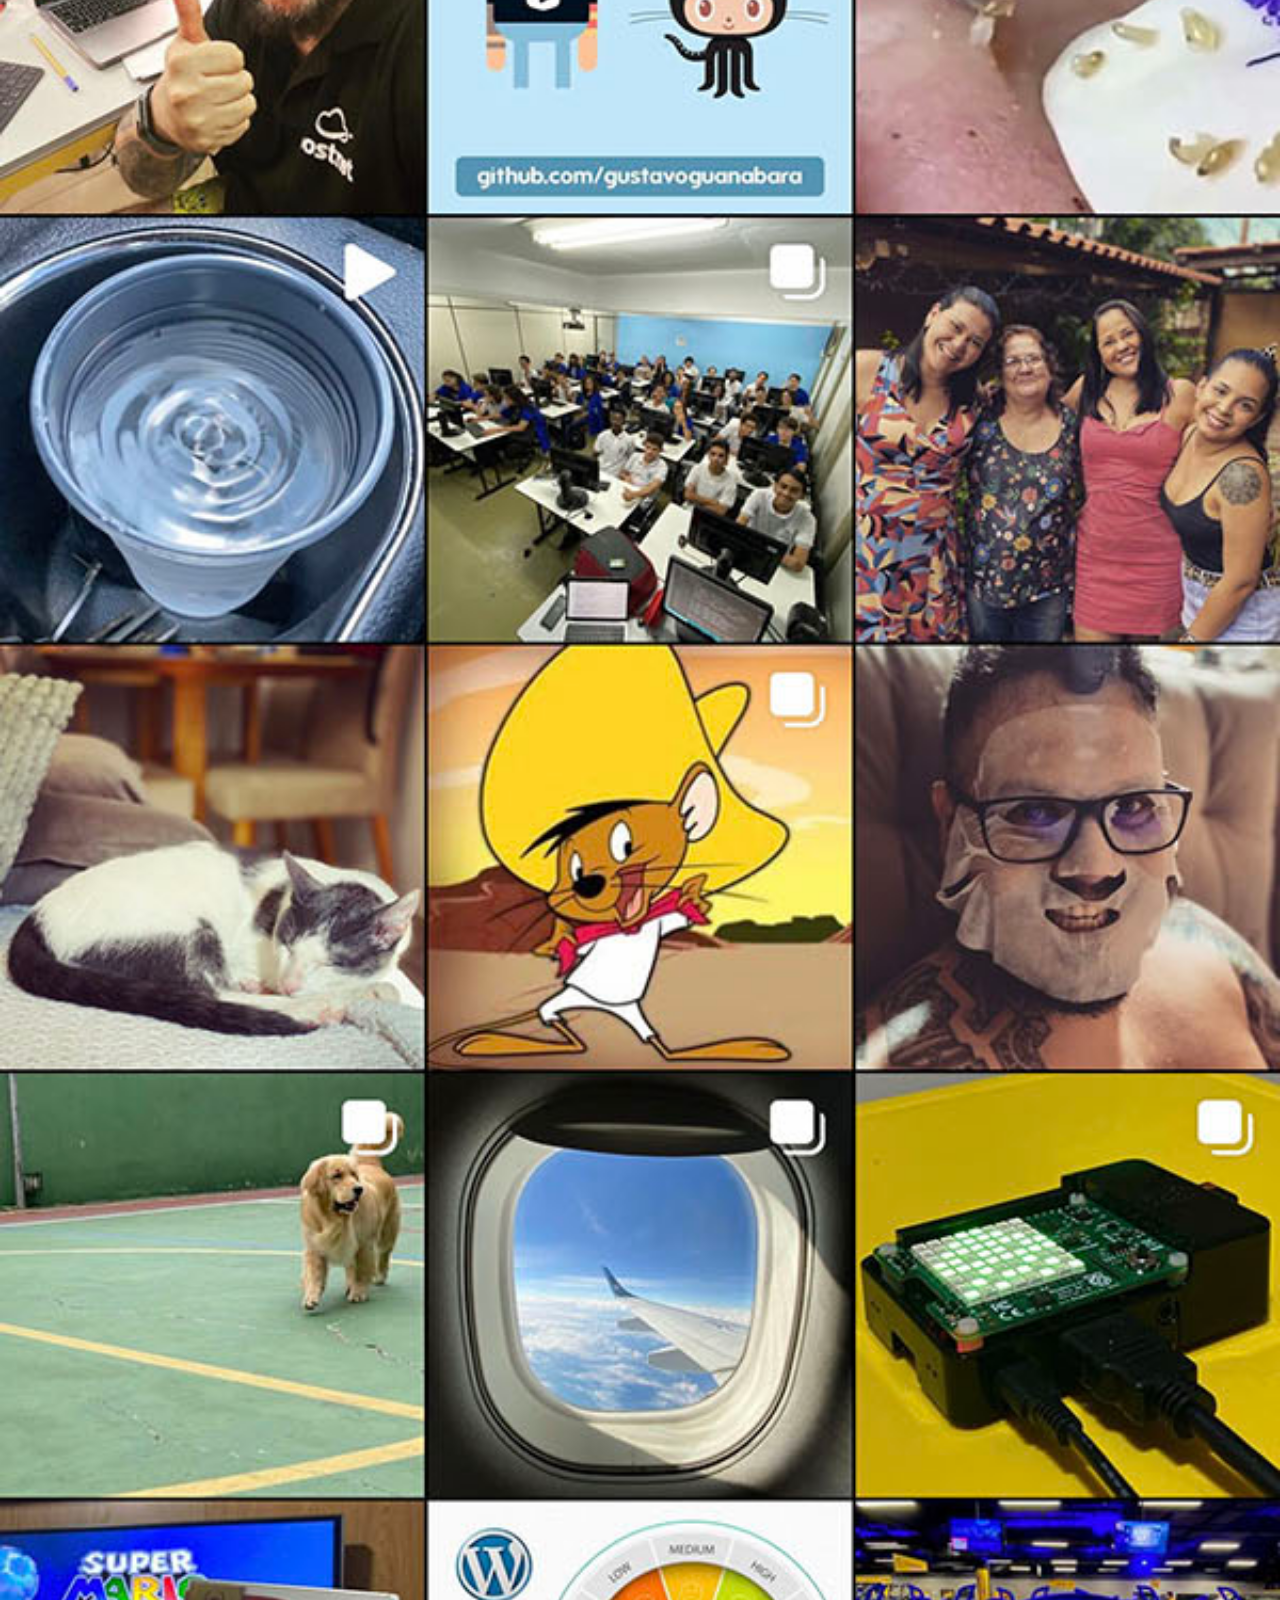
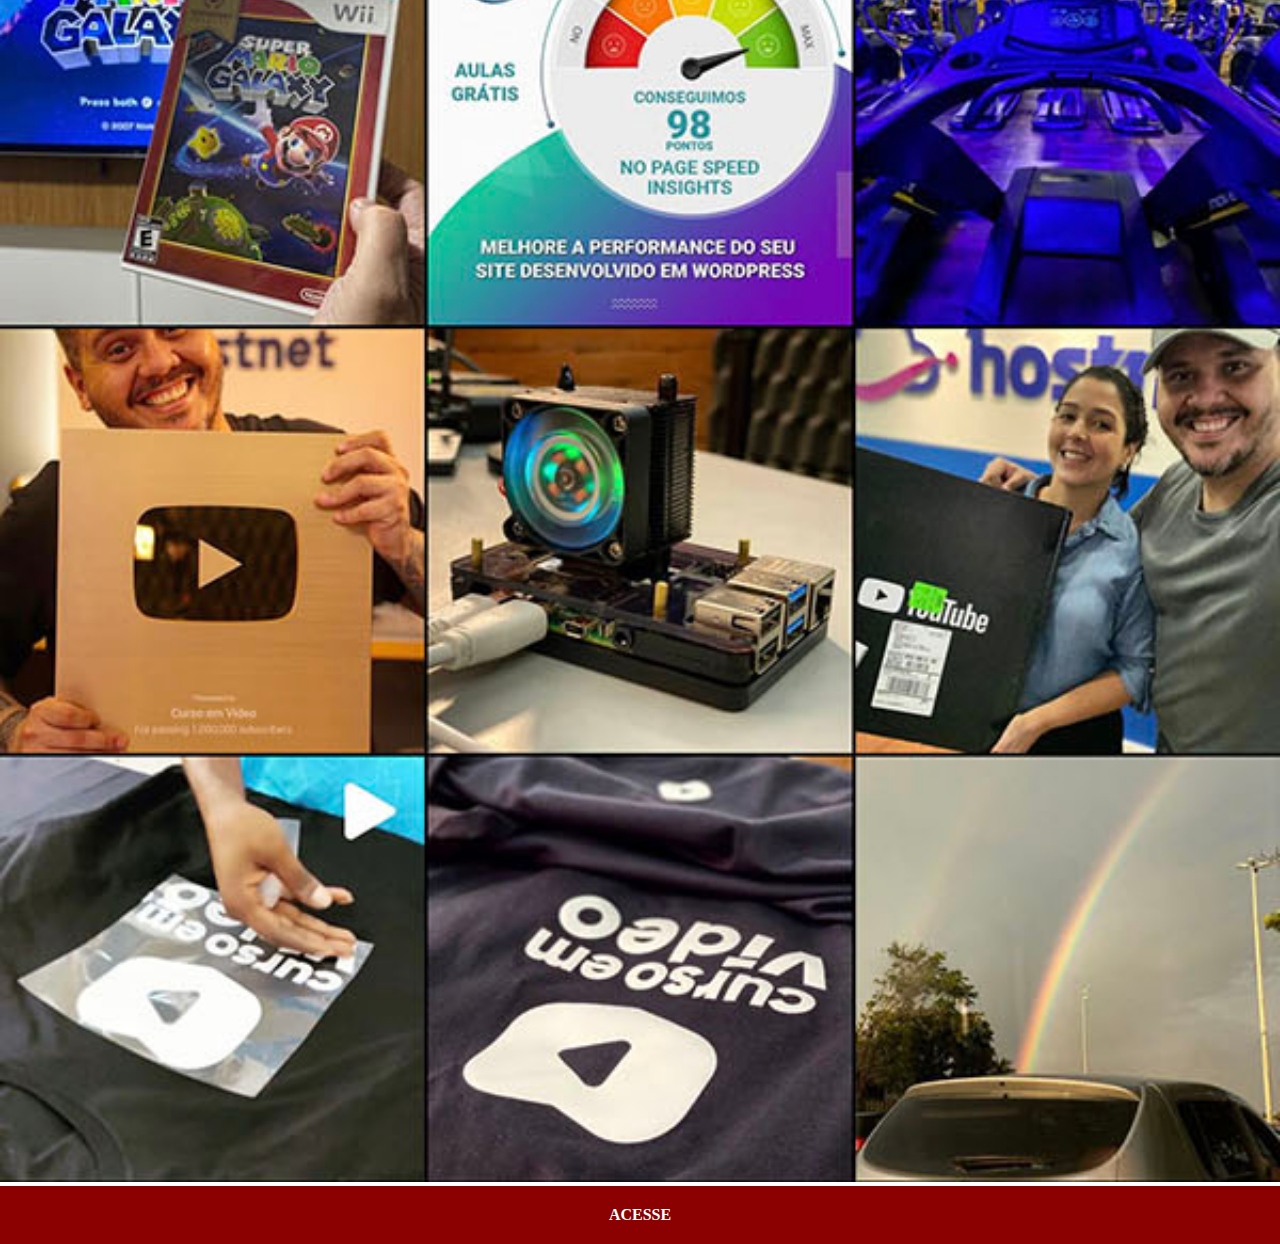
<file: instagram.html>
<!DOCTYPE html>
<html lang="pt-br">
<head>
    <meta charset="UTF-8">
    <meta http-equiv="X-UA-Compatible" content="IE=edge">
    <meta name="viewport" content="width=device-width, initial-scale=1.0">
    <link rel="stylesheet" href="style-css/social.css">
    <title>Instagram</title>
</head>
<body>
    <img src="imagens/tela-instagram.jpg" alt="Instagram">
    <a target="_blank" href="https://www.instagram.com/felixduarte20/">ACESSE</a>
</body>
</html>
</file>
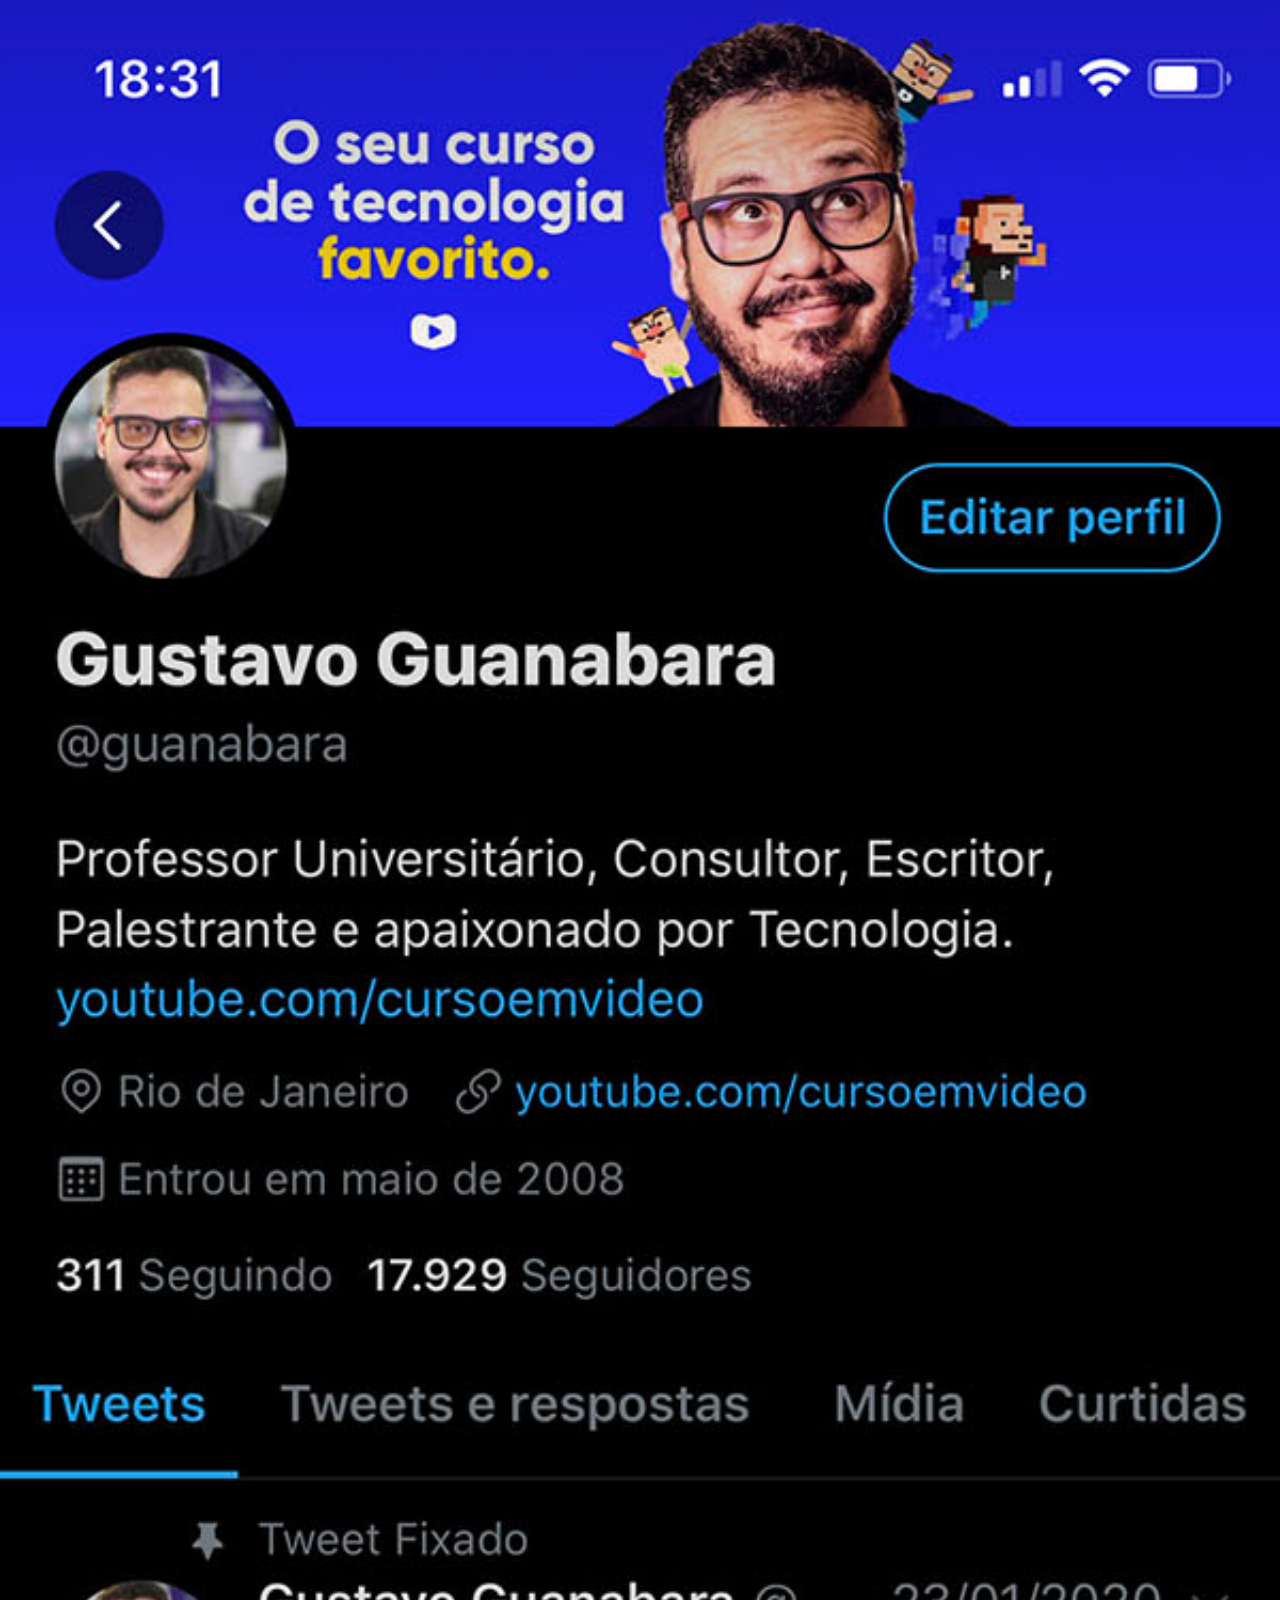
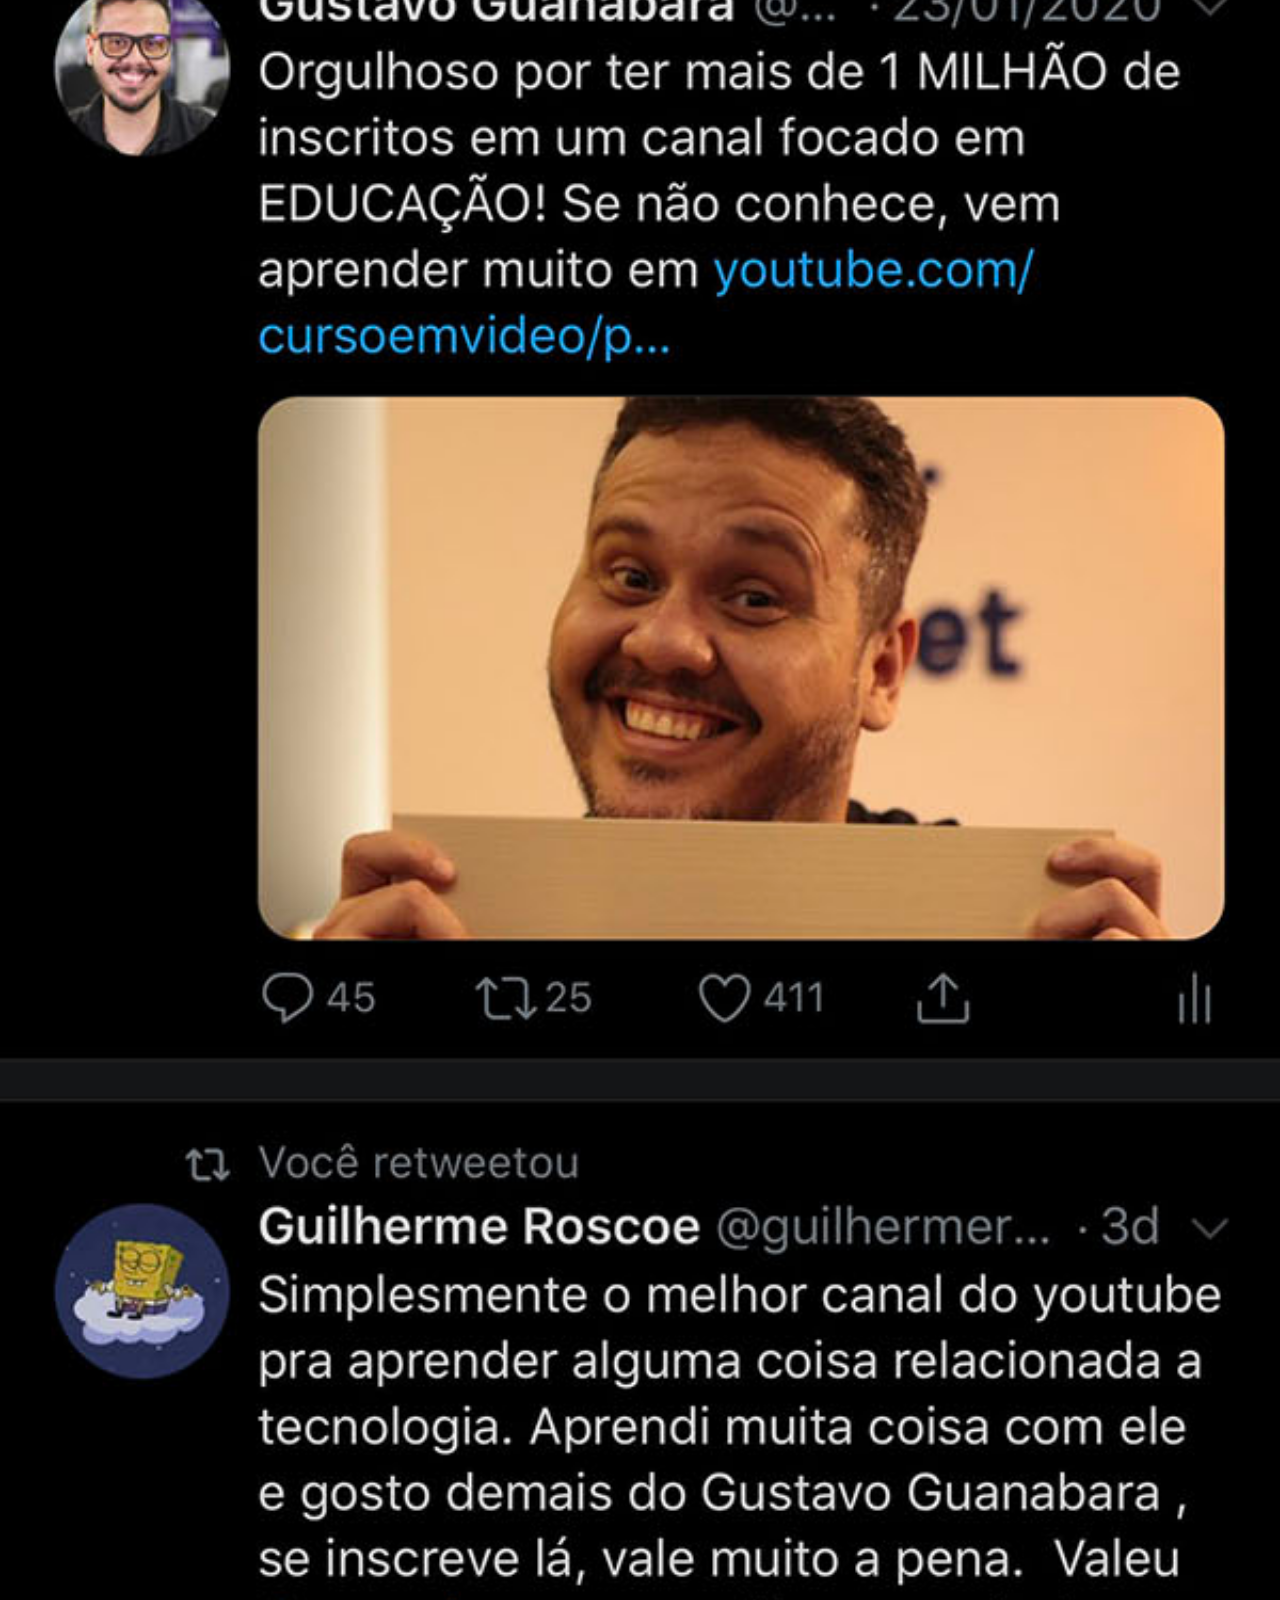
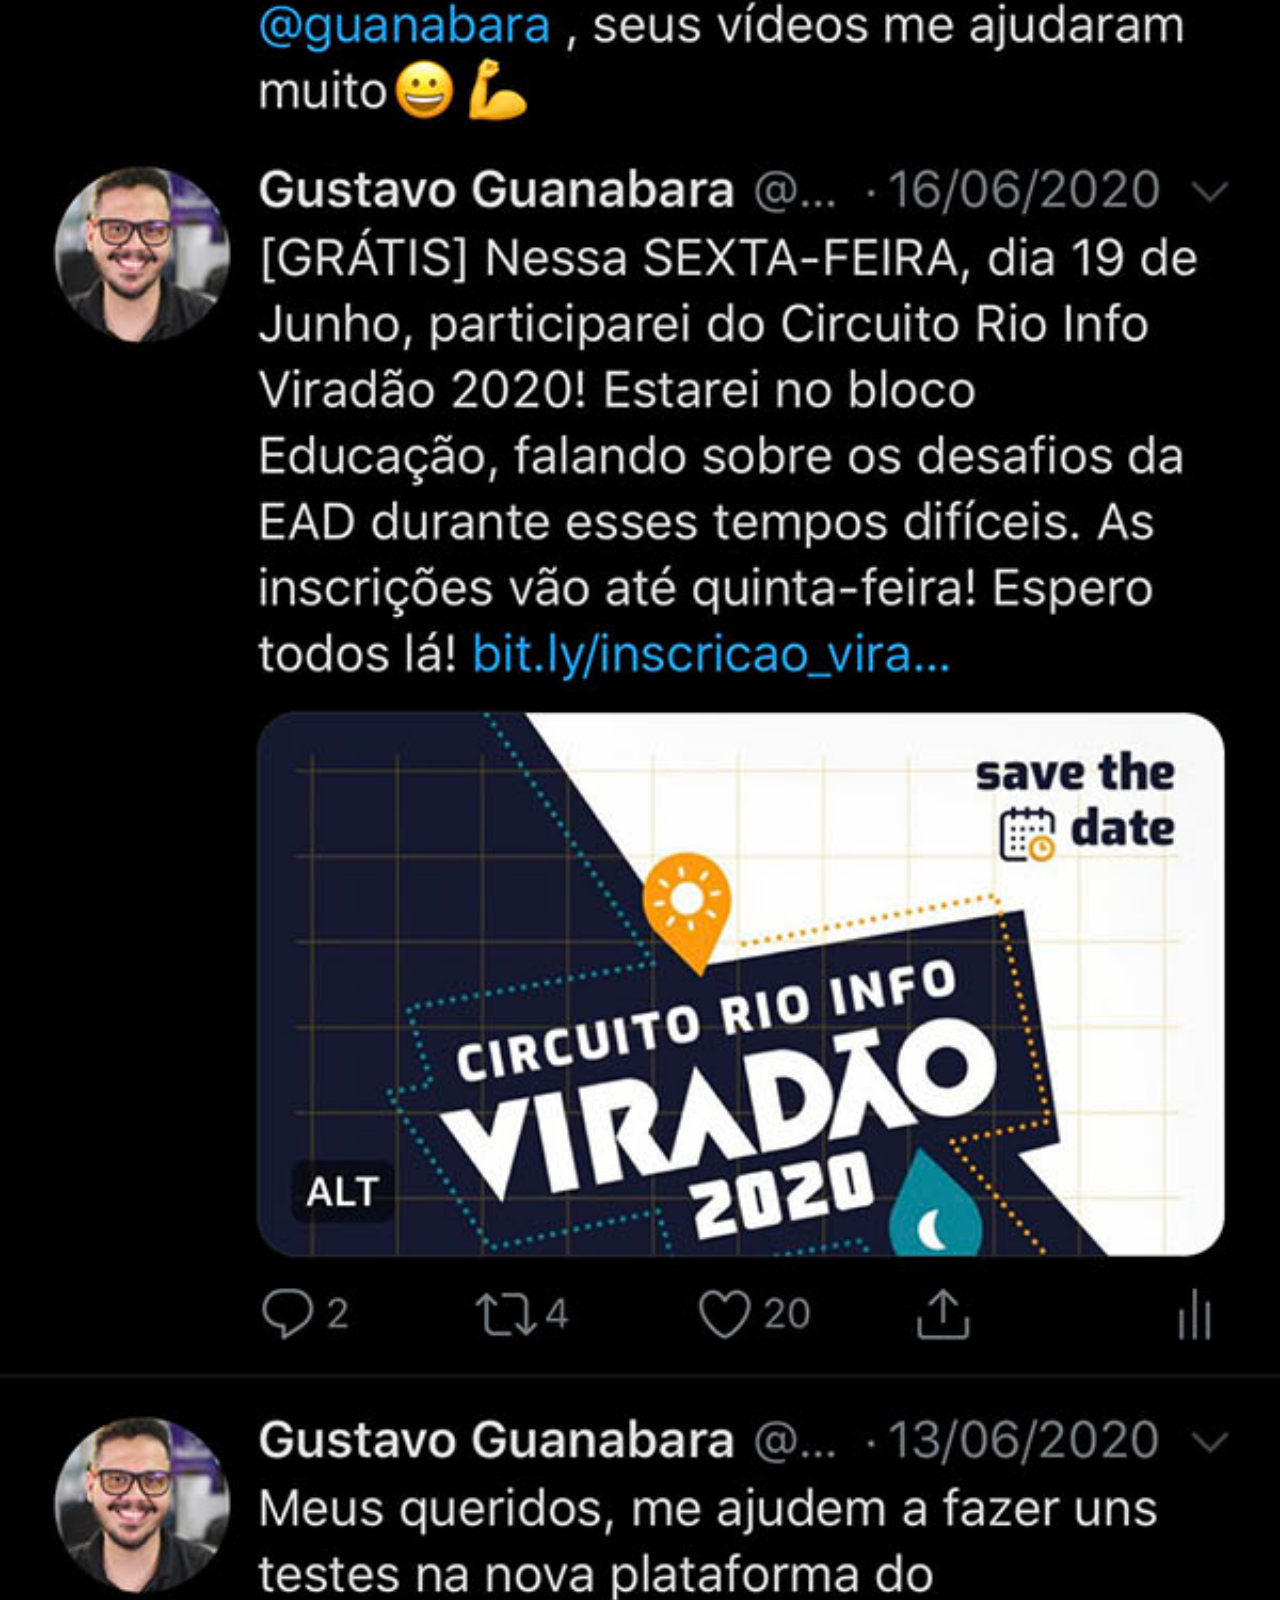
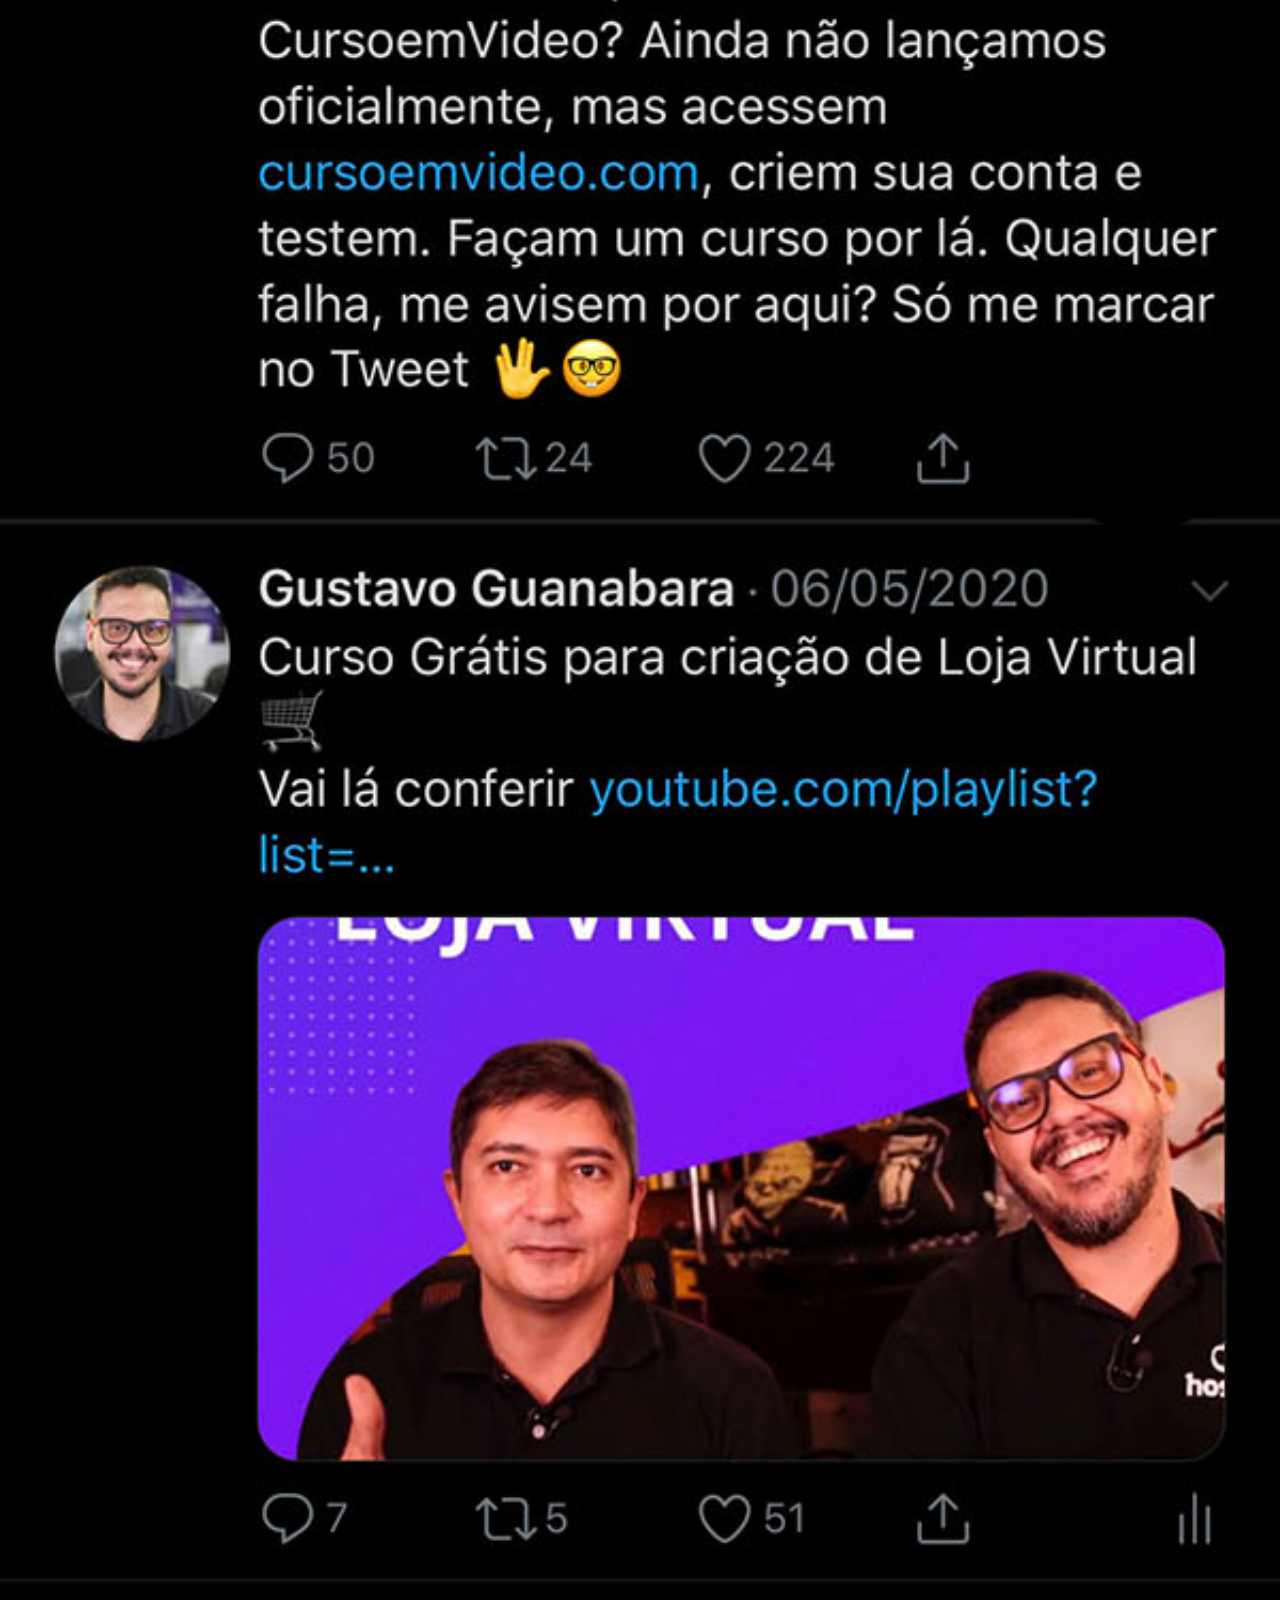
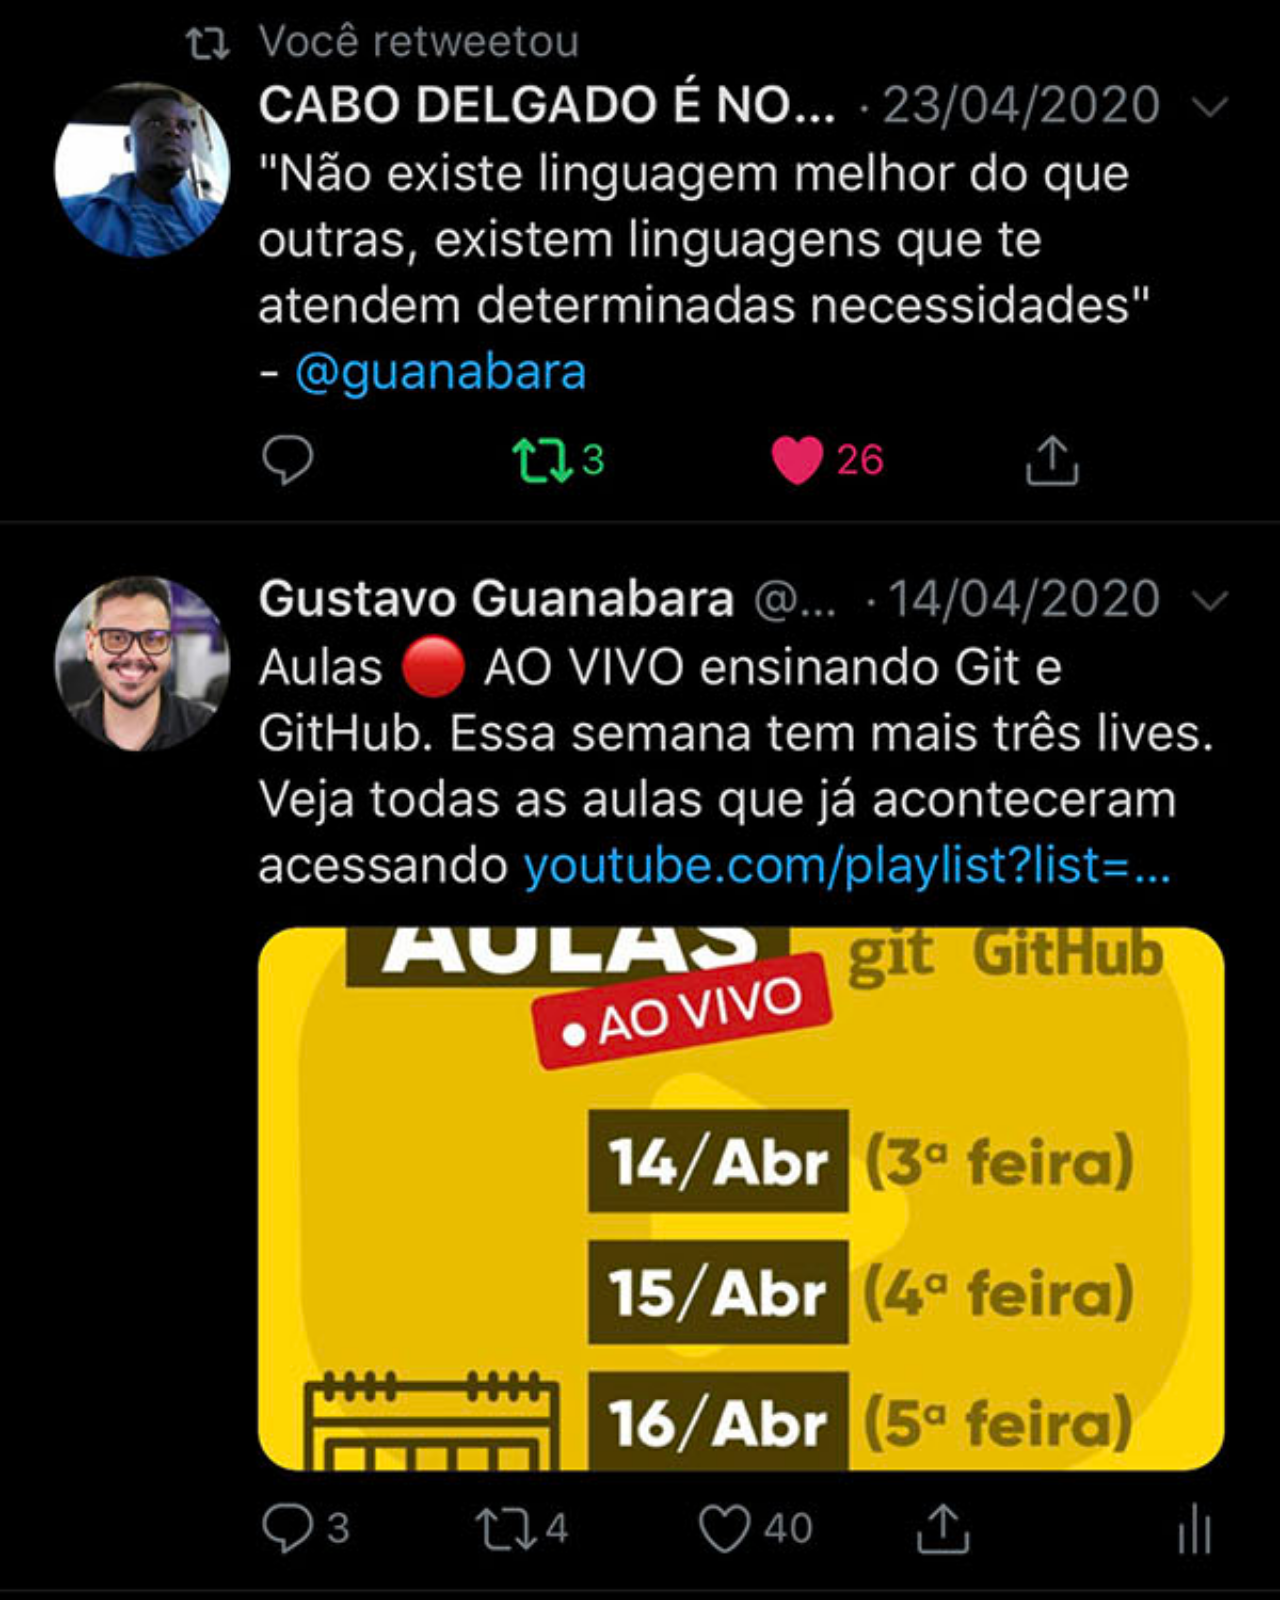
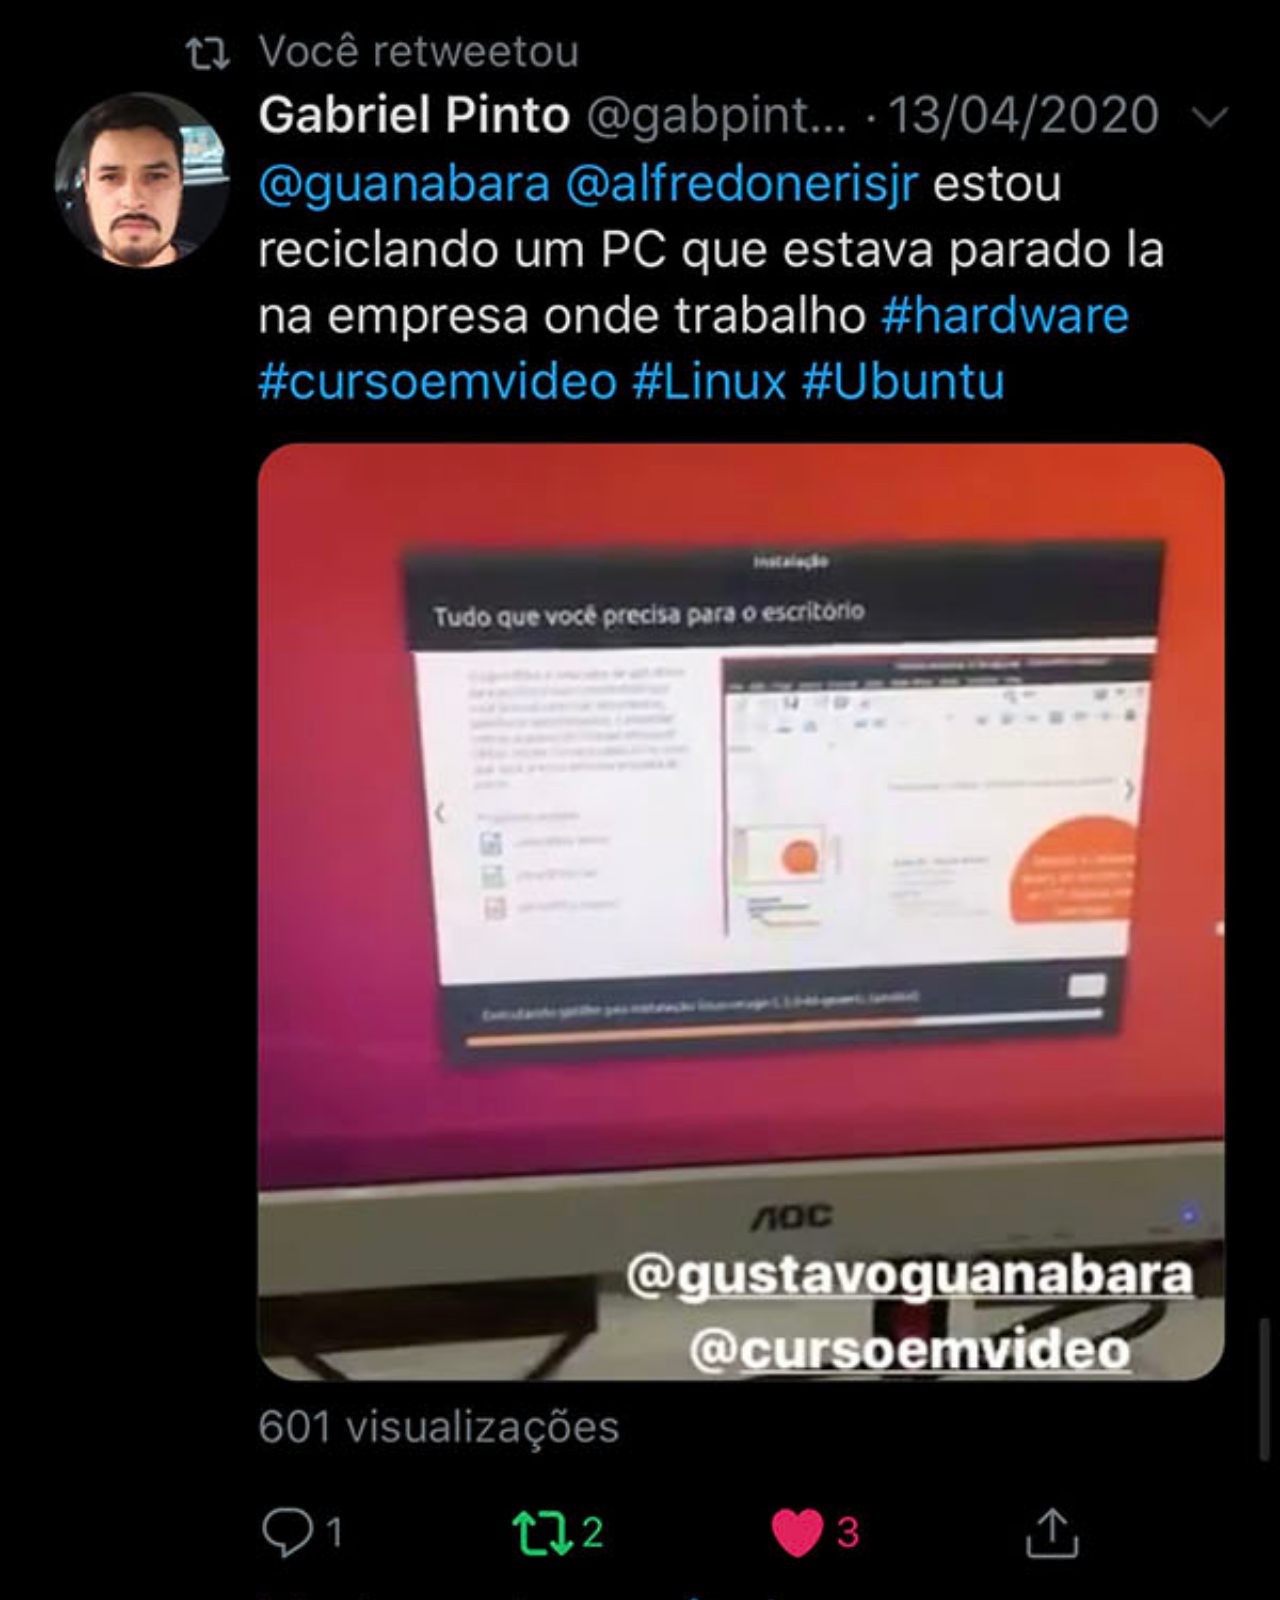
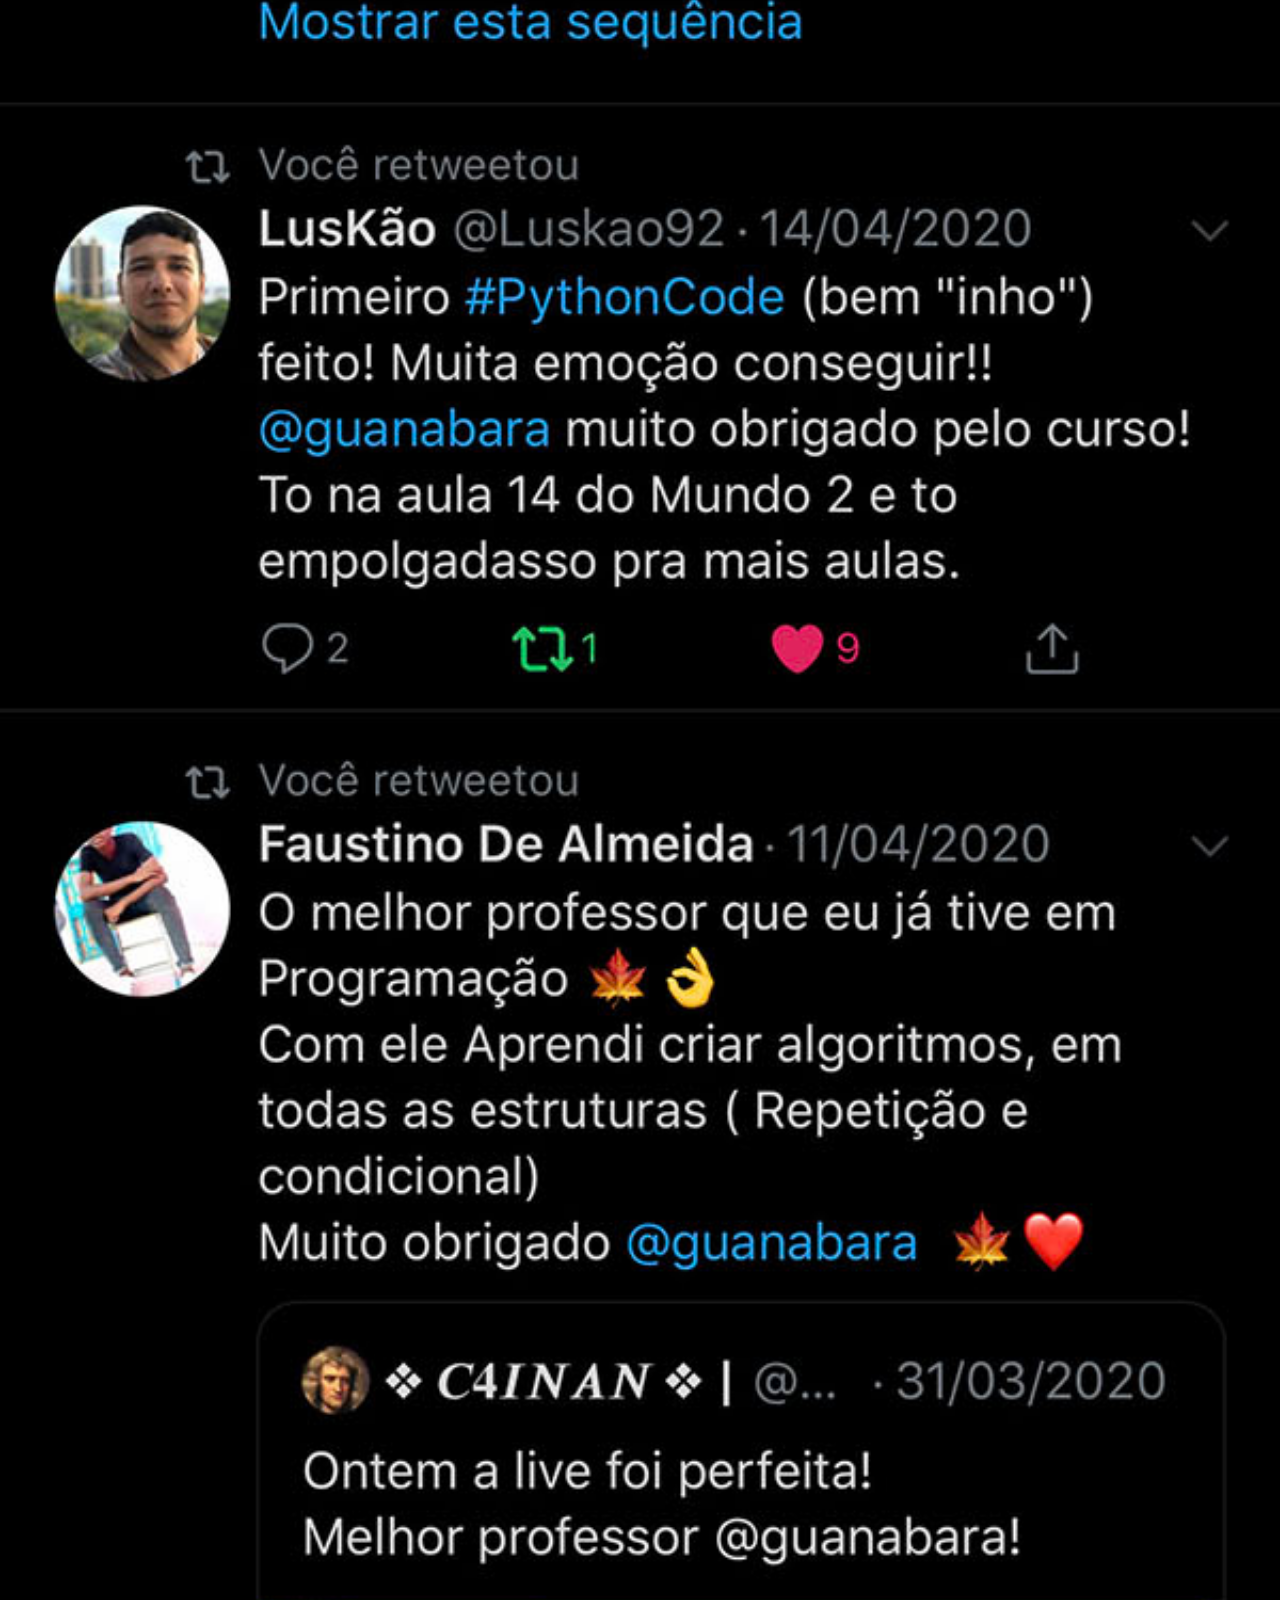
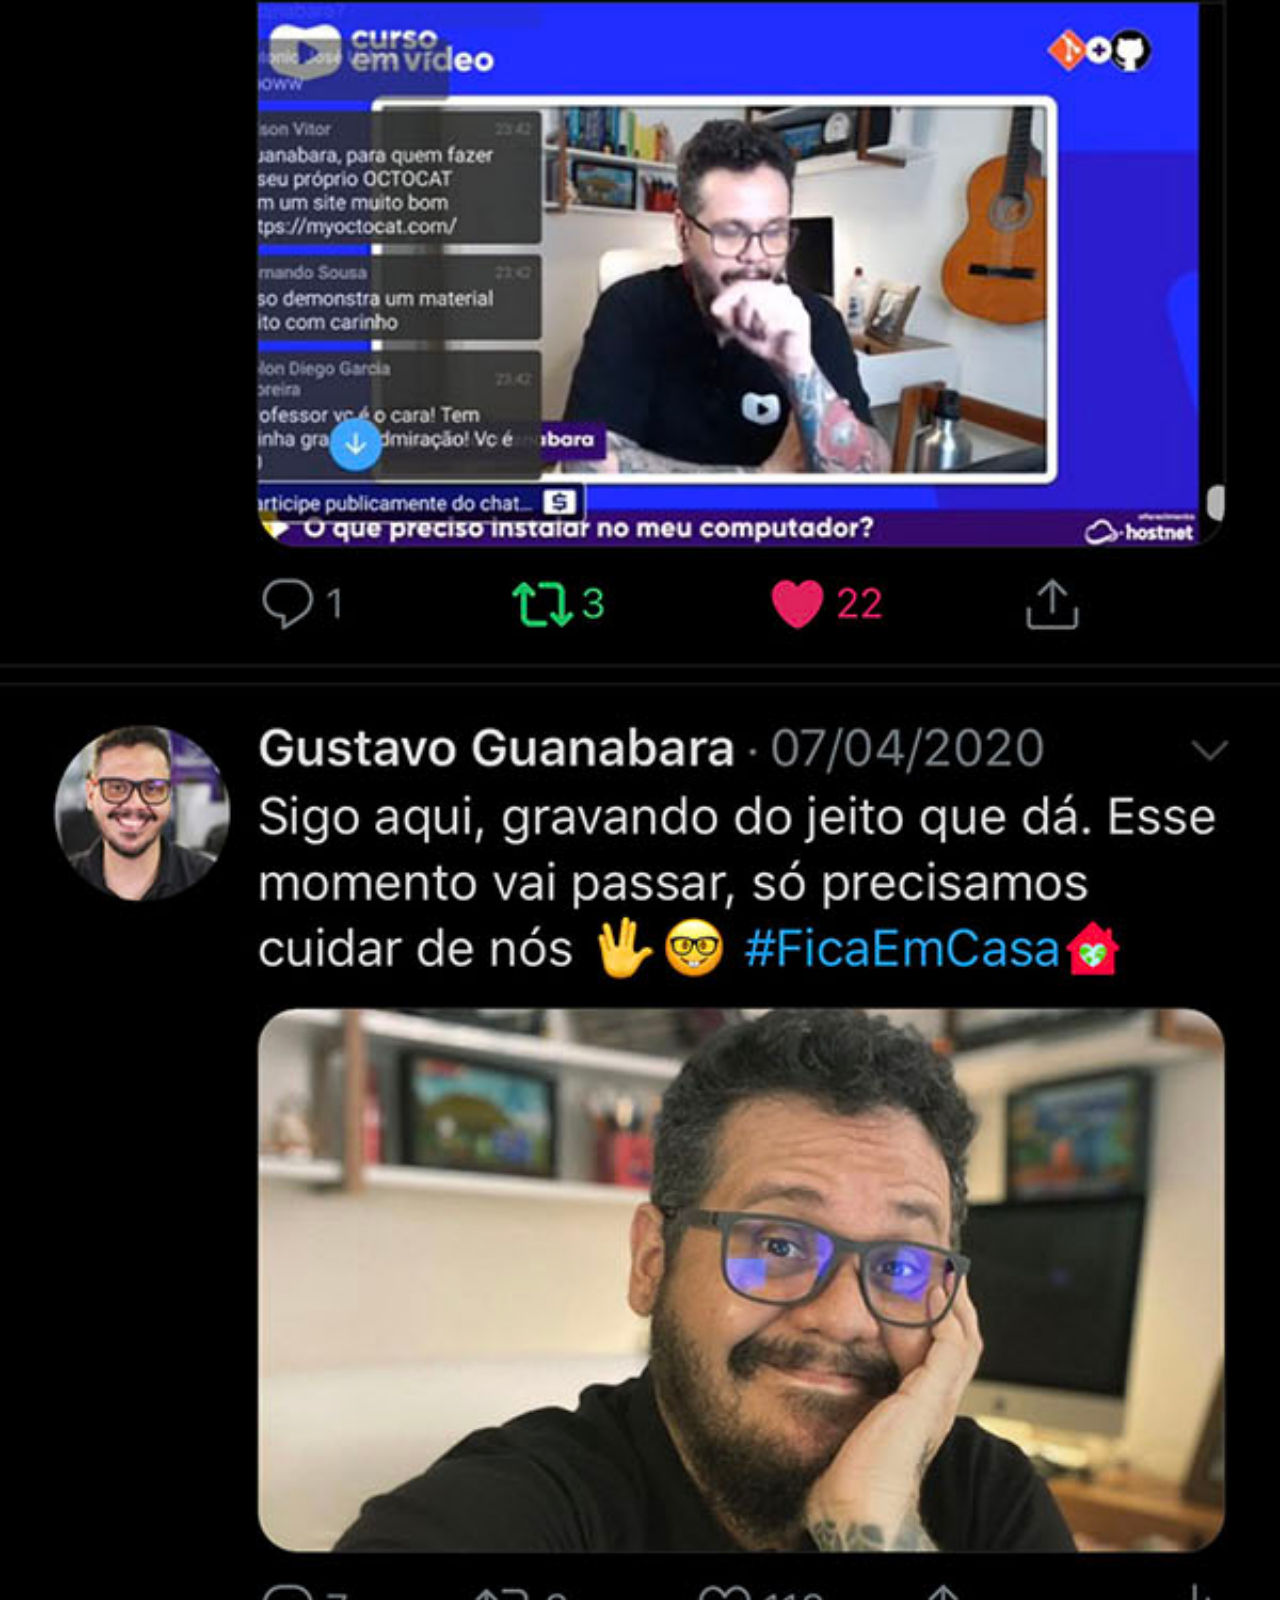
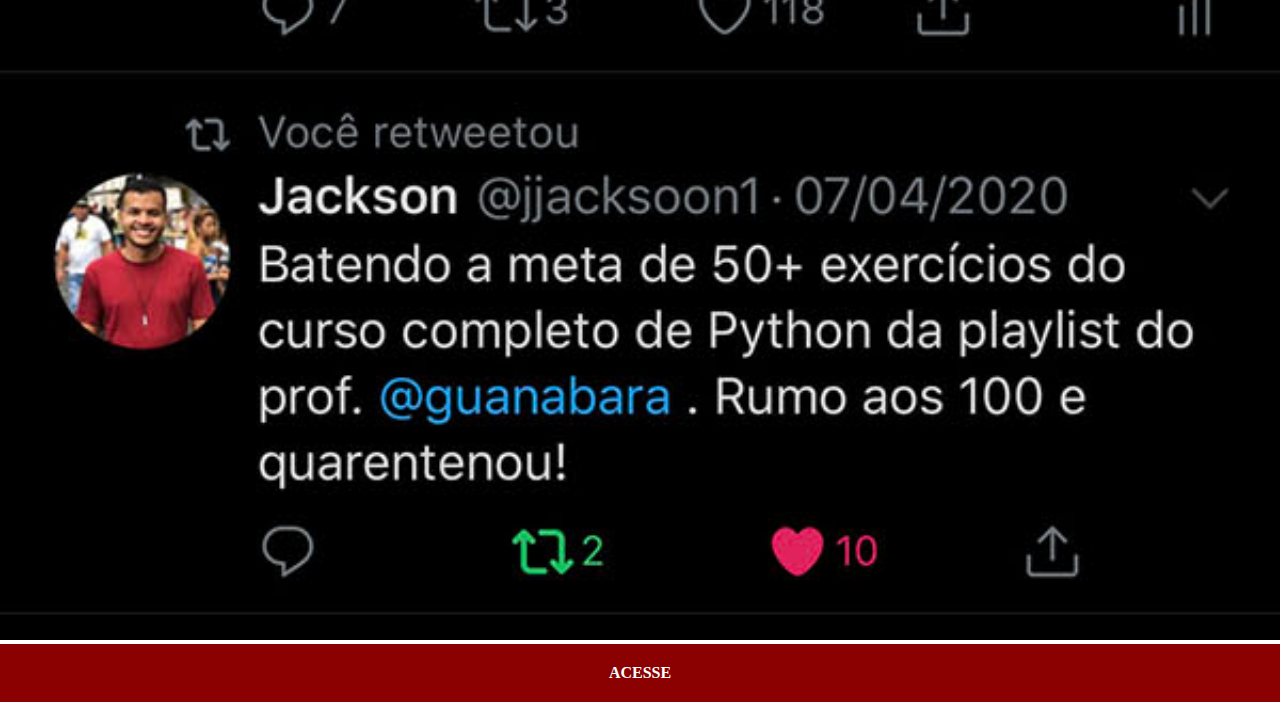
<file: twitter.html>
<!DOCTYPE html>
<html lang="pt-br">
<head>
    <meta charset="UTF-8">
    <meta http-equiv="X-UA-Compatible" content="IE=edge">
    <meta name="viewport" content="width=device-width, initial-scale=1.0">
    <link rel="stylesheet" href="style-css/social.css">
    <title>Twitter</title>
</head>
<body>
    <img src="imagens/tela-twitter.jpg" alt="Twitter">
    <a target="_blank" href="https://twitter.com/i/flow/single_sign_on">ACESSE</a>
</body>
</html>
</file>
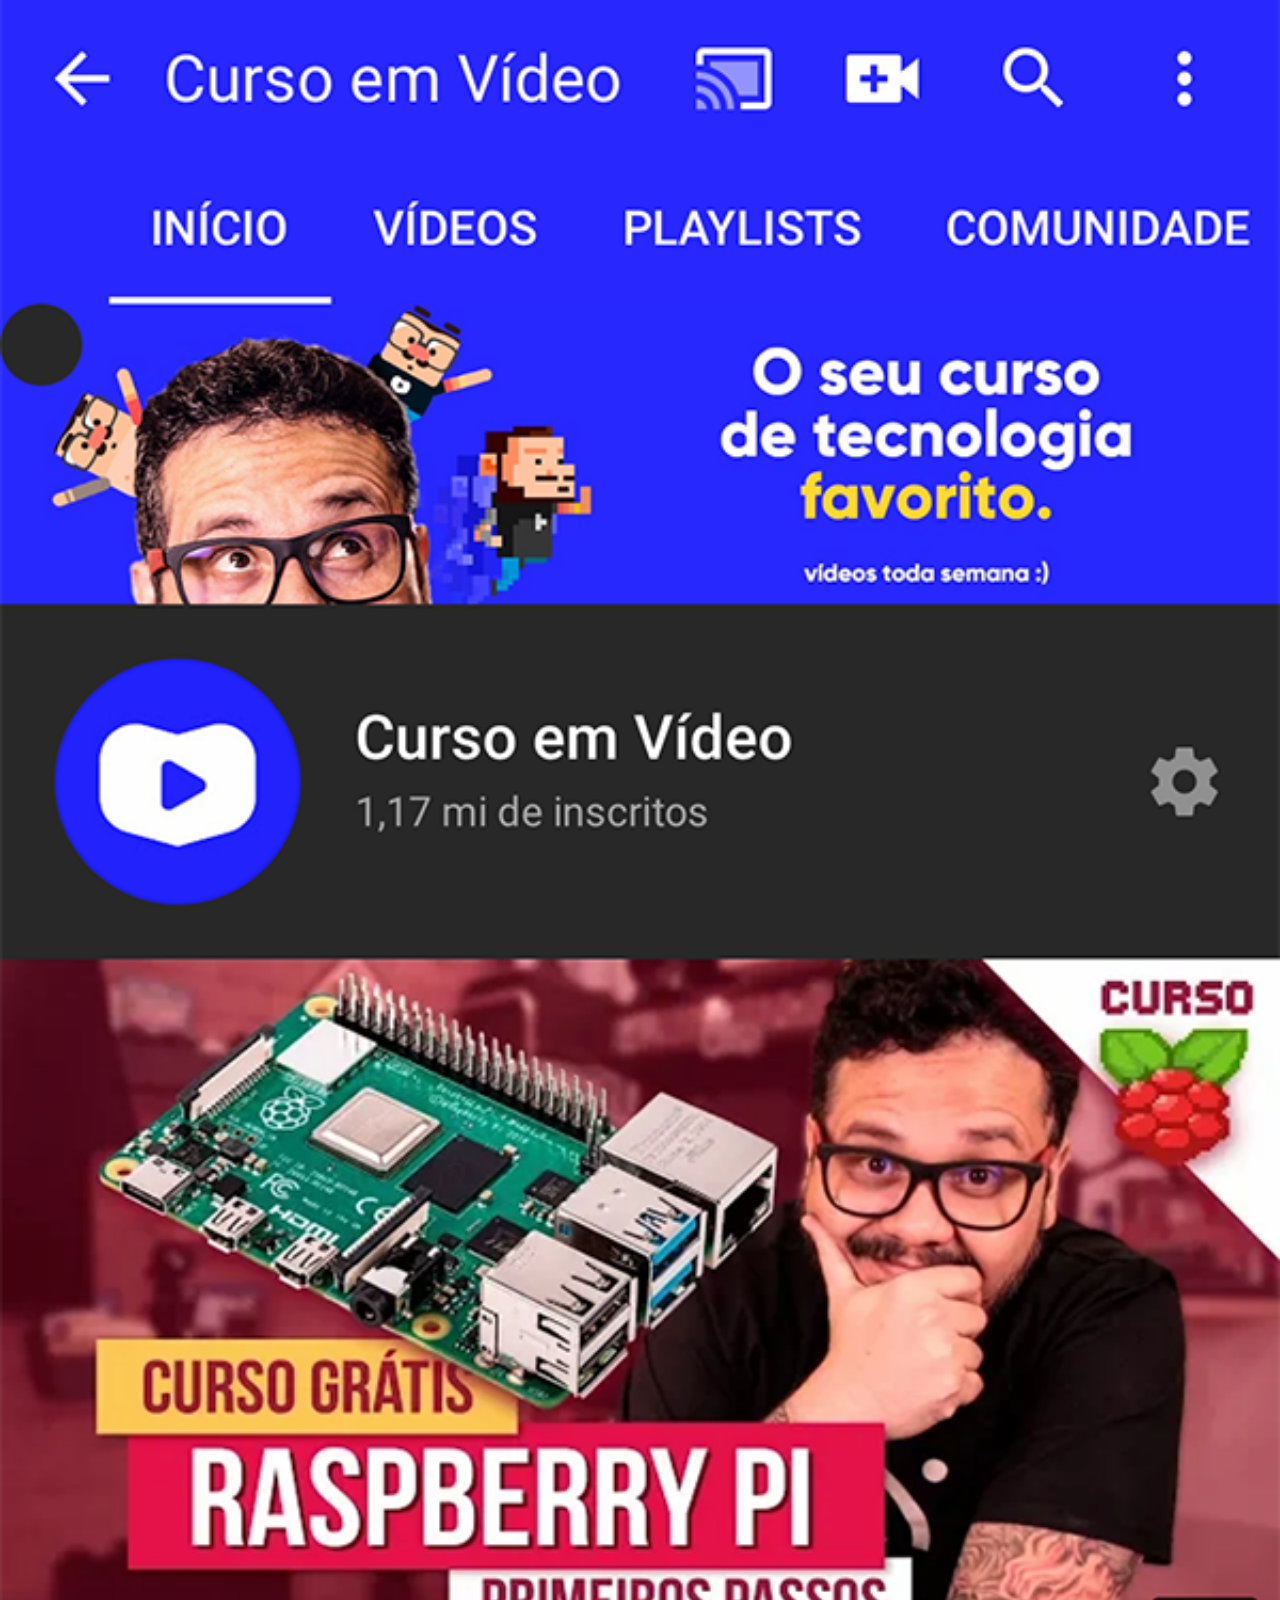
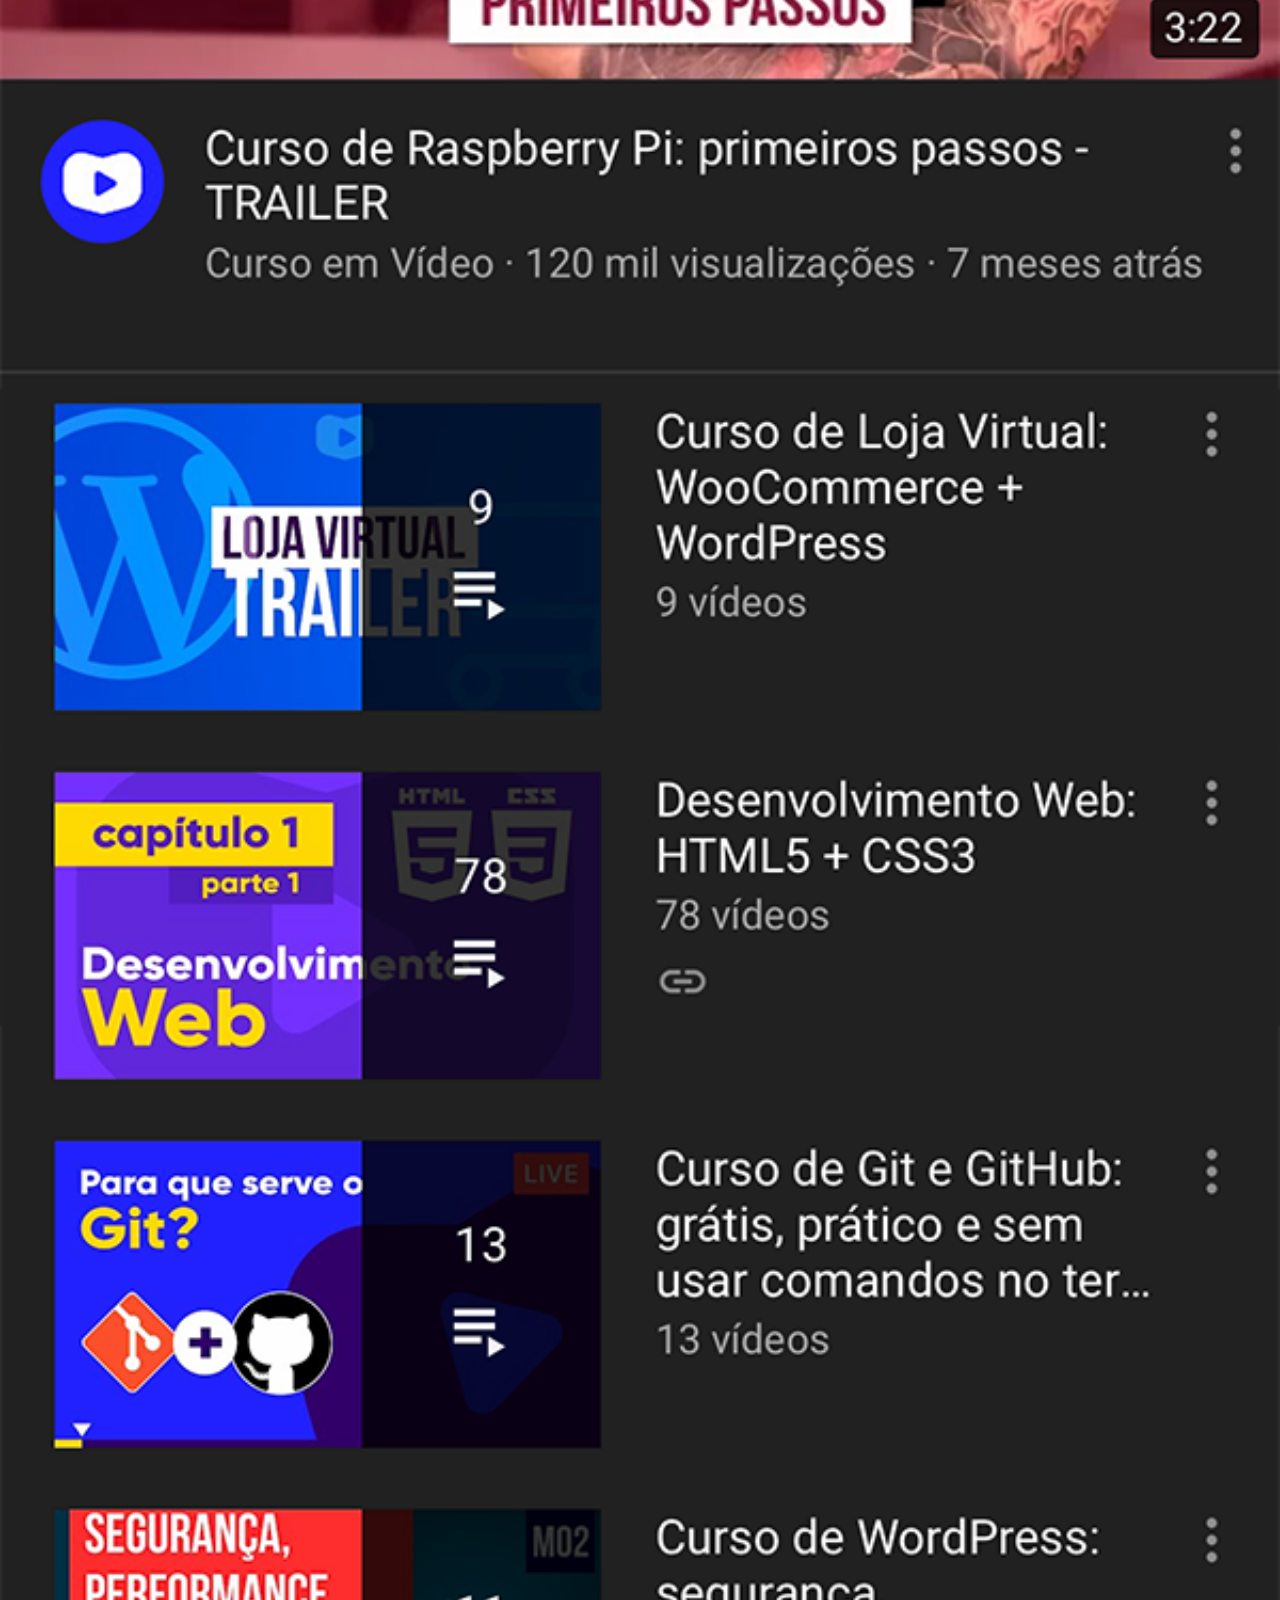
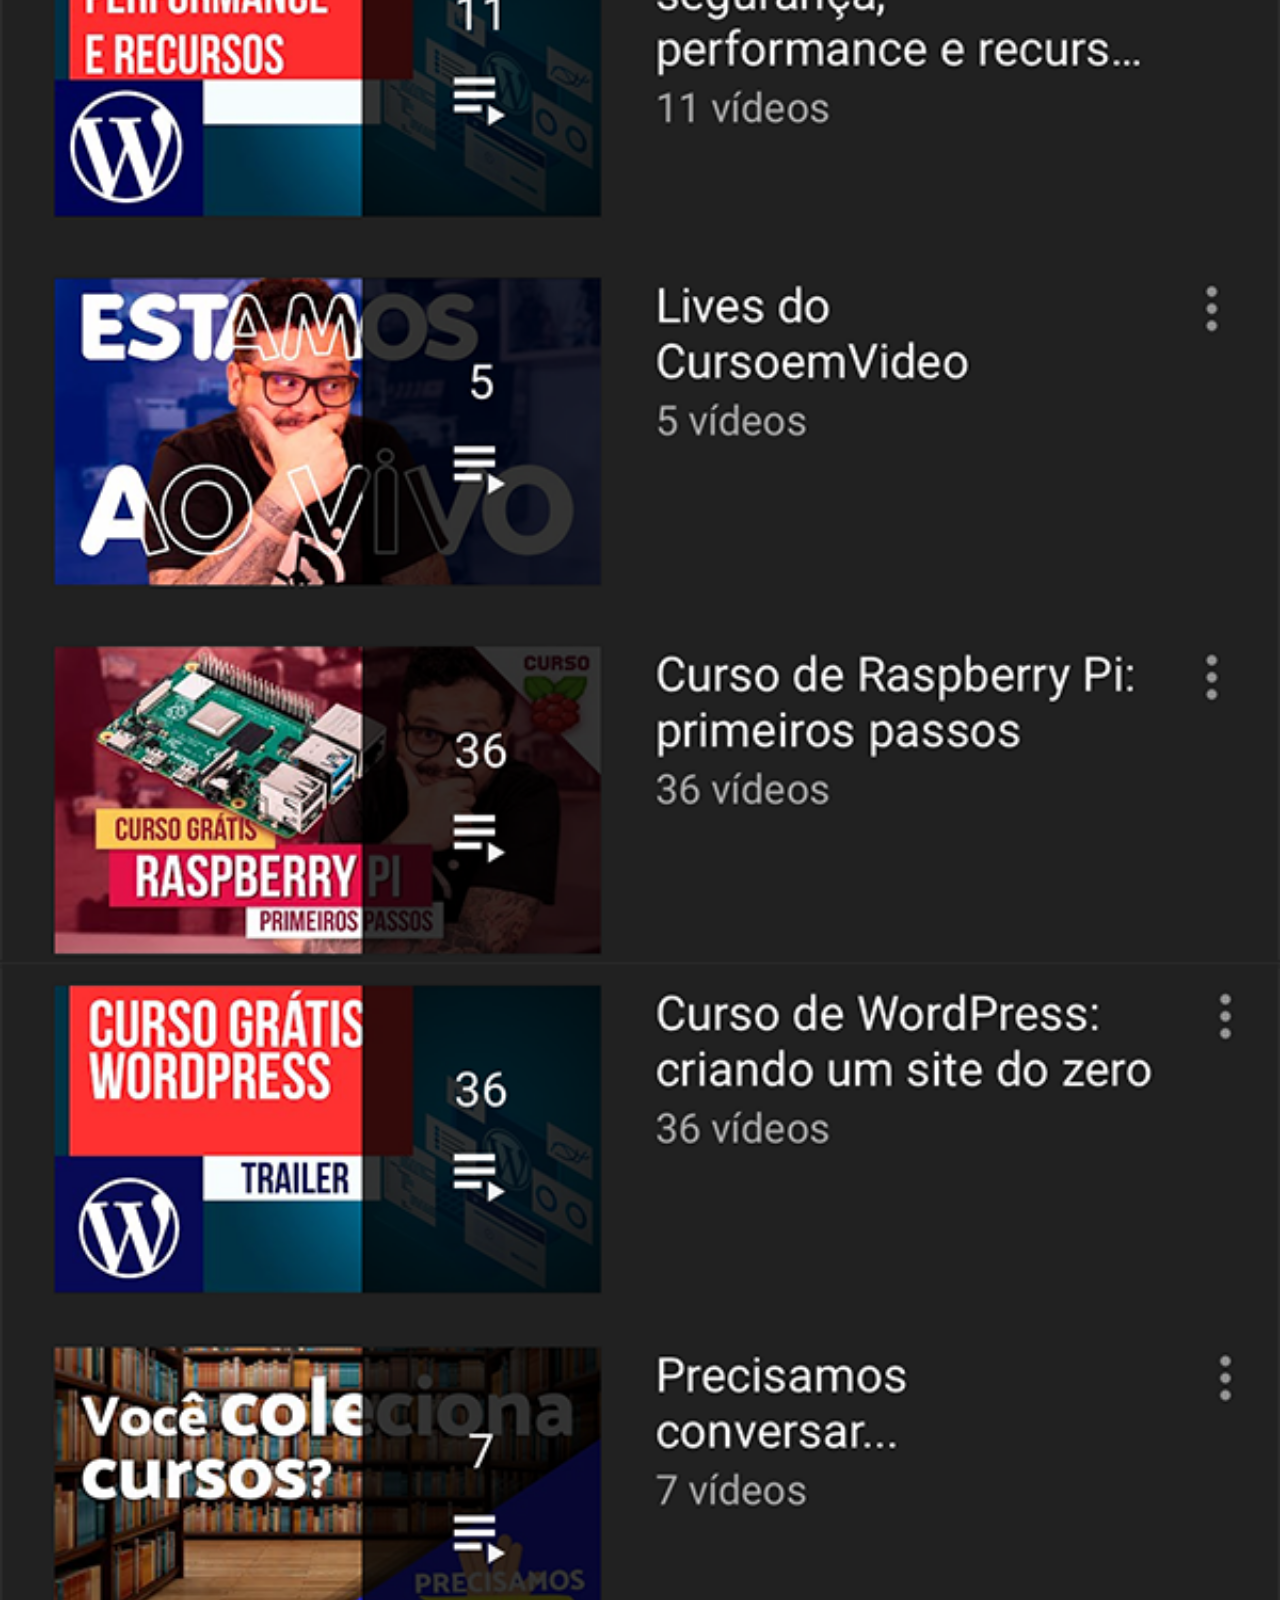
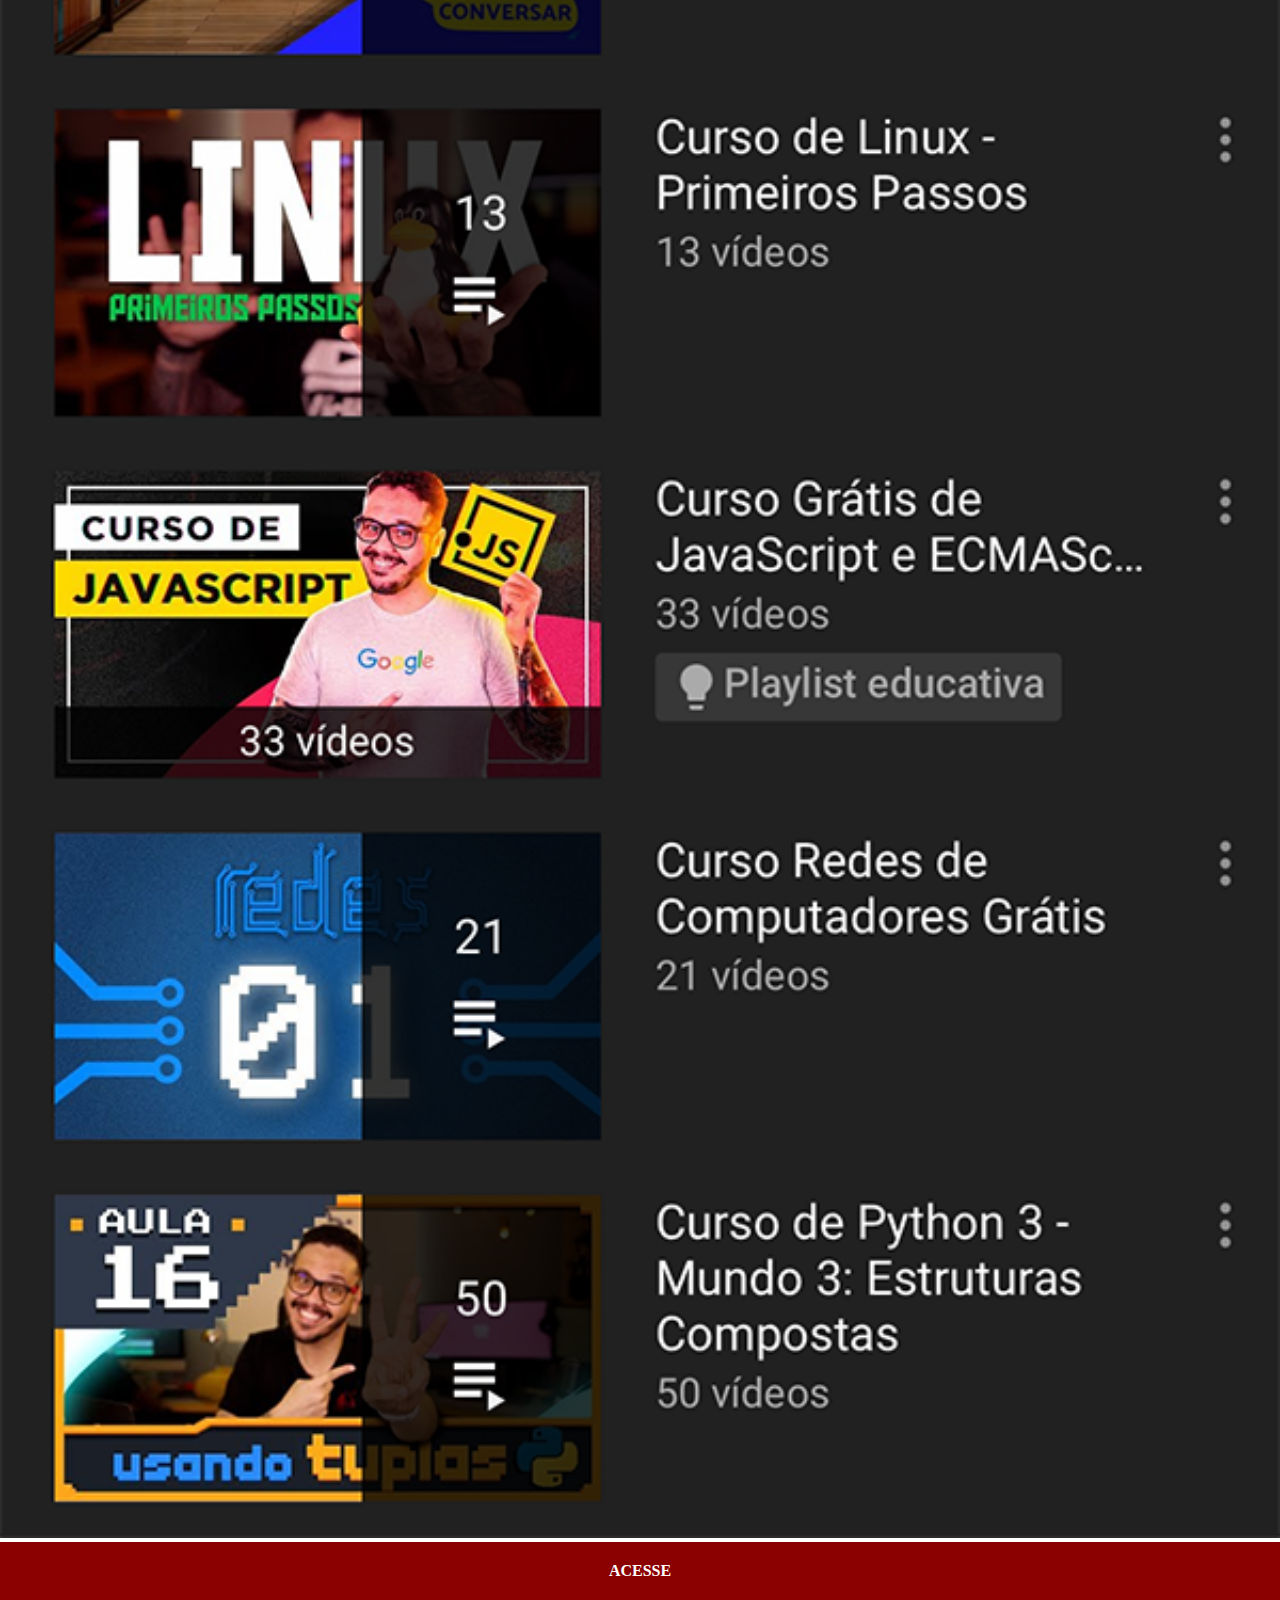
<file: youtube.html>
<!DOCTYPE html>
<html lang="pt-br">
<head>
    <meta charset="UTF-8">
    <meta http-equiv="X-UA-Compatible" content="IE=edge">
    <meta name="viewport" content="width=device-width, initial-scale=1.0">
    <link rel="stylesheet" href="style-css/social.css">
    <title>Youtube</title>
</head>
<body>
    <img src="imagens/tela-youtube.png" alt="Youtube">
    <a href="https://www.youtube.com/c/CursoemV%C3%ADdeo/playlists" target="_blank">ACESSE</a>
</body>
</html>
</file>
<file: style-css/style.css>
@charset "UTF-8";

*{
    margin: 0px;
    padding: 0px;
    font-family: Arial, Helvetica, sans-serif;
}

html, body{
    height: 101vh;
    width: 98.7vw;
    background-color: black;
}

body {
    background: url(../imagens/fundo-madeira.jpg) top center;
    background-size: cover;
    background-attachment: fixed;
}

main {
    position: relative;
    height: 100vh;
}

section#tel {
    top: 50%;
    left: 50%;
    position: absolute;
    transform: translate(-50%, -50%);
    height: 627px;
    width: 311px;
    background: url(../imagens/frame-iphone.png) no-repeat;
}

iframe#tela {
    position: relative;
    top: 81px;
    left: 23px;
    width: 266px;
    height: 469px;
}

section#redes {
    text-align: right;
}

section#redes img {
    margin: 10px;
    width: 50px;
    border-radius: 50%;
}
section#redes img:hover {
    border: solid 2px rgba(255, 255, 255, 0.534);
    transform: translate(-3px, -3px);
    box-sizing: border-box;
    box-shadow: 5px 5px 10px black;
    transition: transform .3s;
}
</file>
<file: style-css/social.css>
@charset "UTF-8";

*{
    margin: 0px;
    padding: 0px;
 }

 img {
    width: 100vw;
 }

 ::-webkit-scrollbar {
    width: 0px;
    height: 0px;
 }

 a {
    display: block;
    background-color: darkred;
    padding: 20px;
    color: white;
    text-align: center;
    font-weight: bolder;
    text-decoration: none;
 }

 a:hover {
   background-color: red;
 }
</file>
